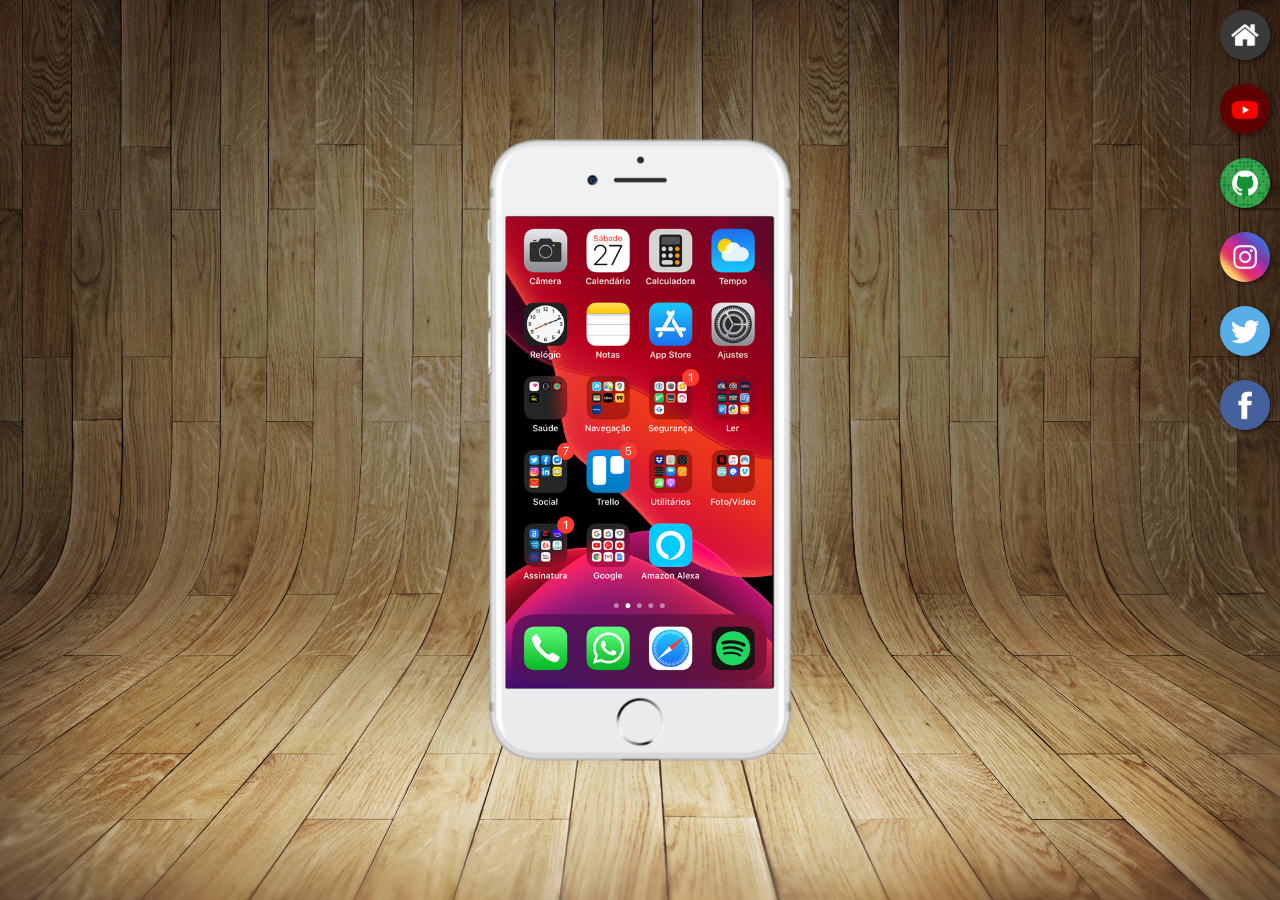
<file: index.html>
<!DOCTYPE html>
<html lang="pt-br">
<head>
    <meta charset="UTF-8">
    <meta name="viewport" content="width=device-width, initial-scale=1.0">
    <title>Projeto Redes Sociais</title>
    <link rel="shortcut icon" href="pacote-d013/pacote-d013/favicon.ico" type="image/x-icon">
    <link rel="stylesheet" href="estilo/style.css">
</head>
<body>
    <main>
        <section id="telefone">
            <iframe src="home.html" name="tela" id="tela" frameborder="0"></iframe>
        </section>
        <section id="redes-sociais">
            <a href="home.html" target="tela"><img src="pacote-d013/pacote-d013/imagens/logo-home.jpg" alt="Home"></a><br>
            <a href="youtube.html" target="tela"><img src="pacote-d013/pacote-d013/imagens/logo-youtube.jpg" alt="Youtube"></a><br>
            <a href="github.html" target="tela"><img src="pacote-d013/pacote-d013/imagens/logo-github.jpg" alt="GitHub"></a><br>
            <a href="instagram.html" target="tela"><img src="pacote-d013/pacote-d013/imagens/logo-instagram.jpg" alt="Instagram"></a><br>
            <a href="x.html" target="tela"><img src="pacote-d013/pacote-d013/imagens/logo-twitter.jpg" alt="X"></a><br>
            <a href="face.html" target="tela"><img src="pacote-d013/pacote-d013/imagens/logo-facebook.jpg" alt="Facebook"></a>
        </section>
    </main>
</body>
</html>
</file>
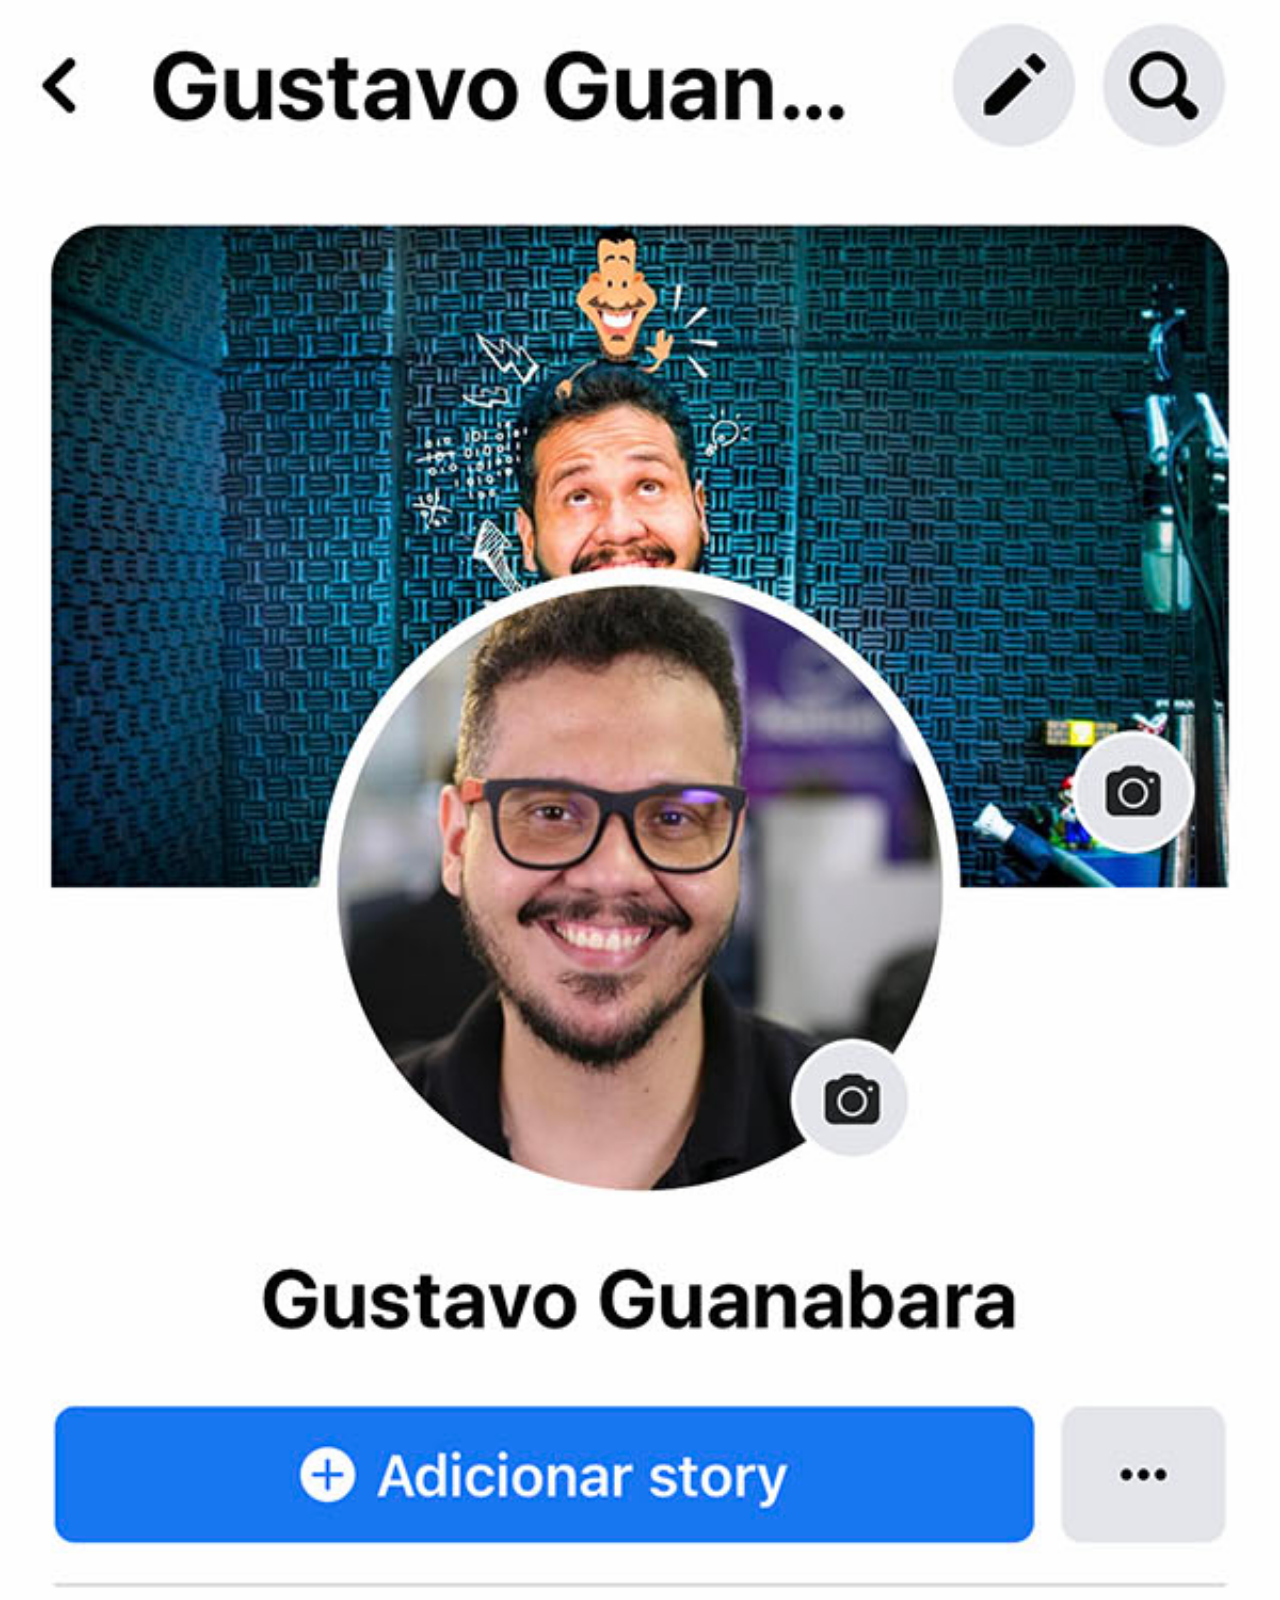
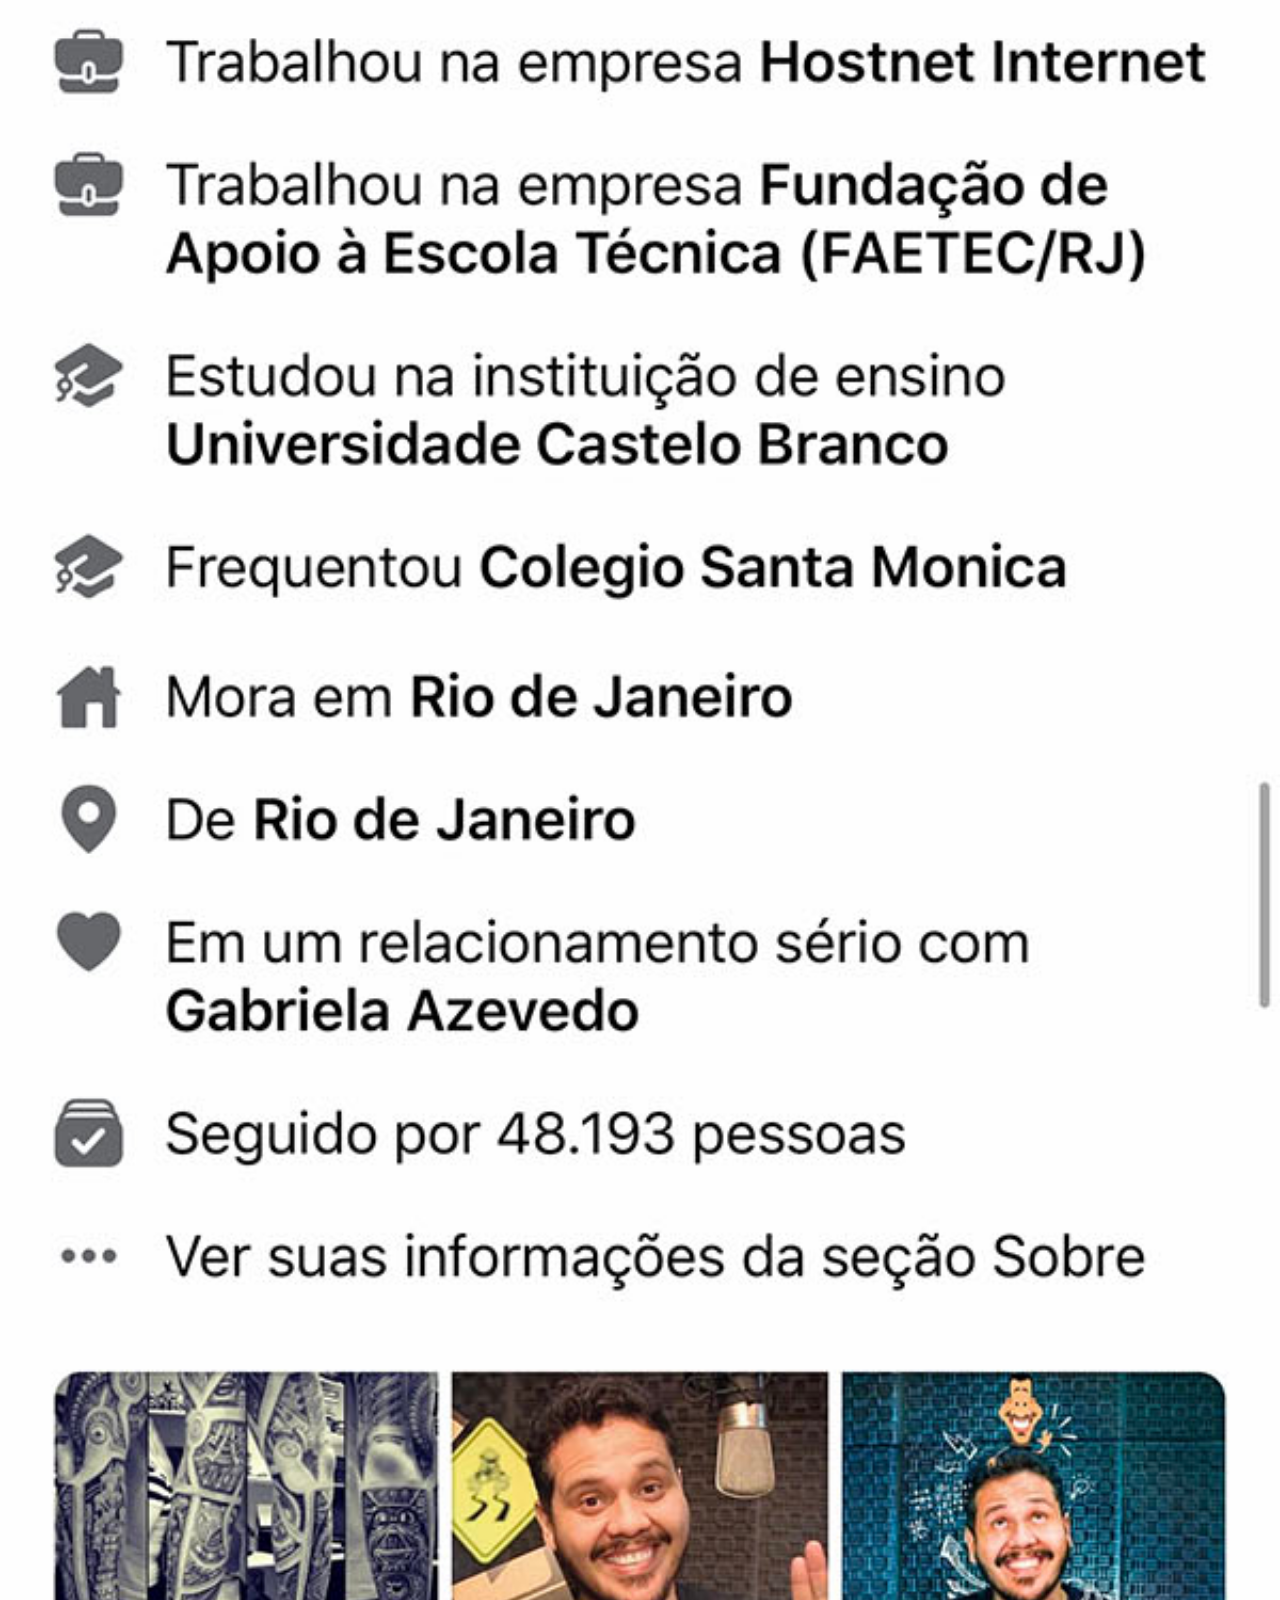
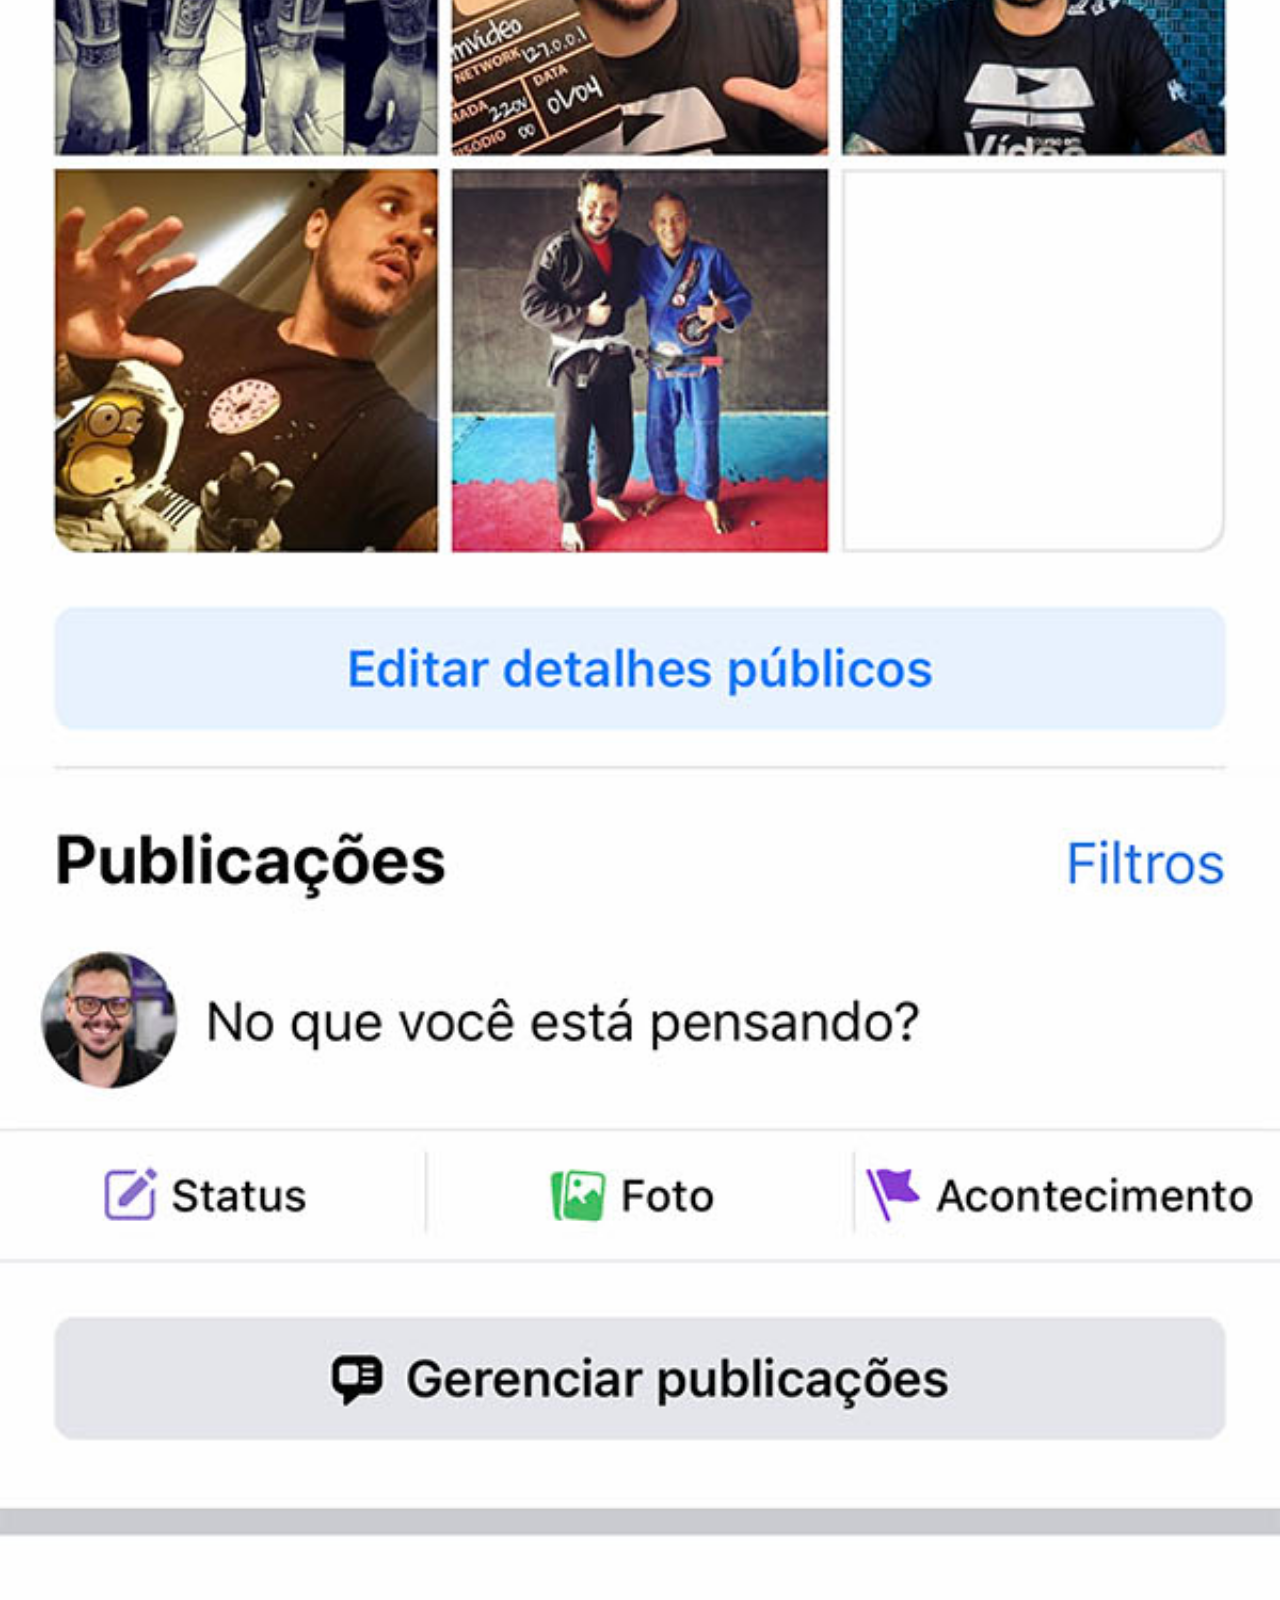
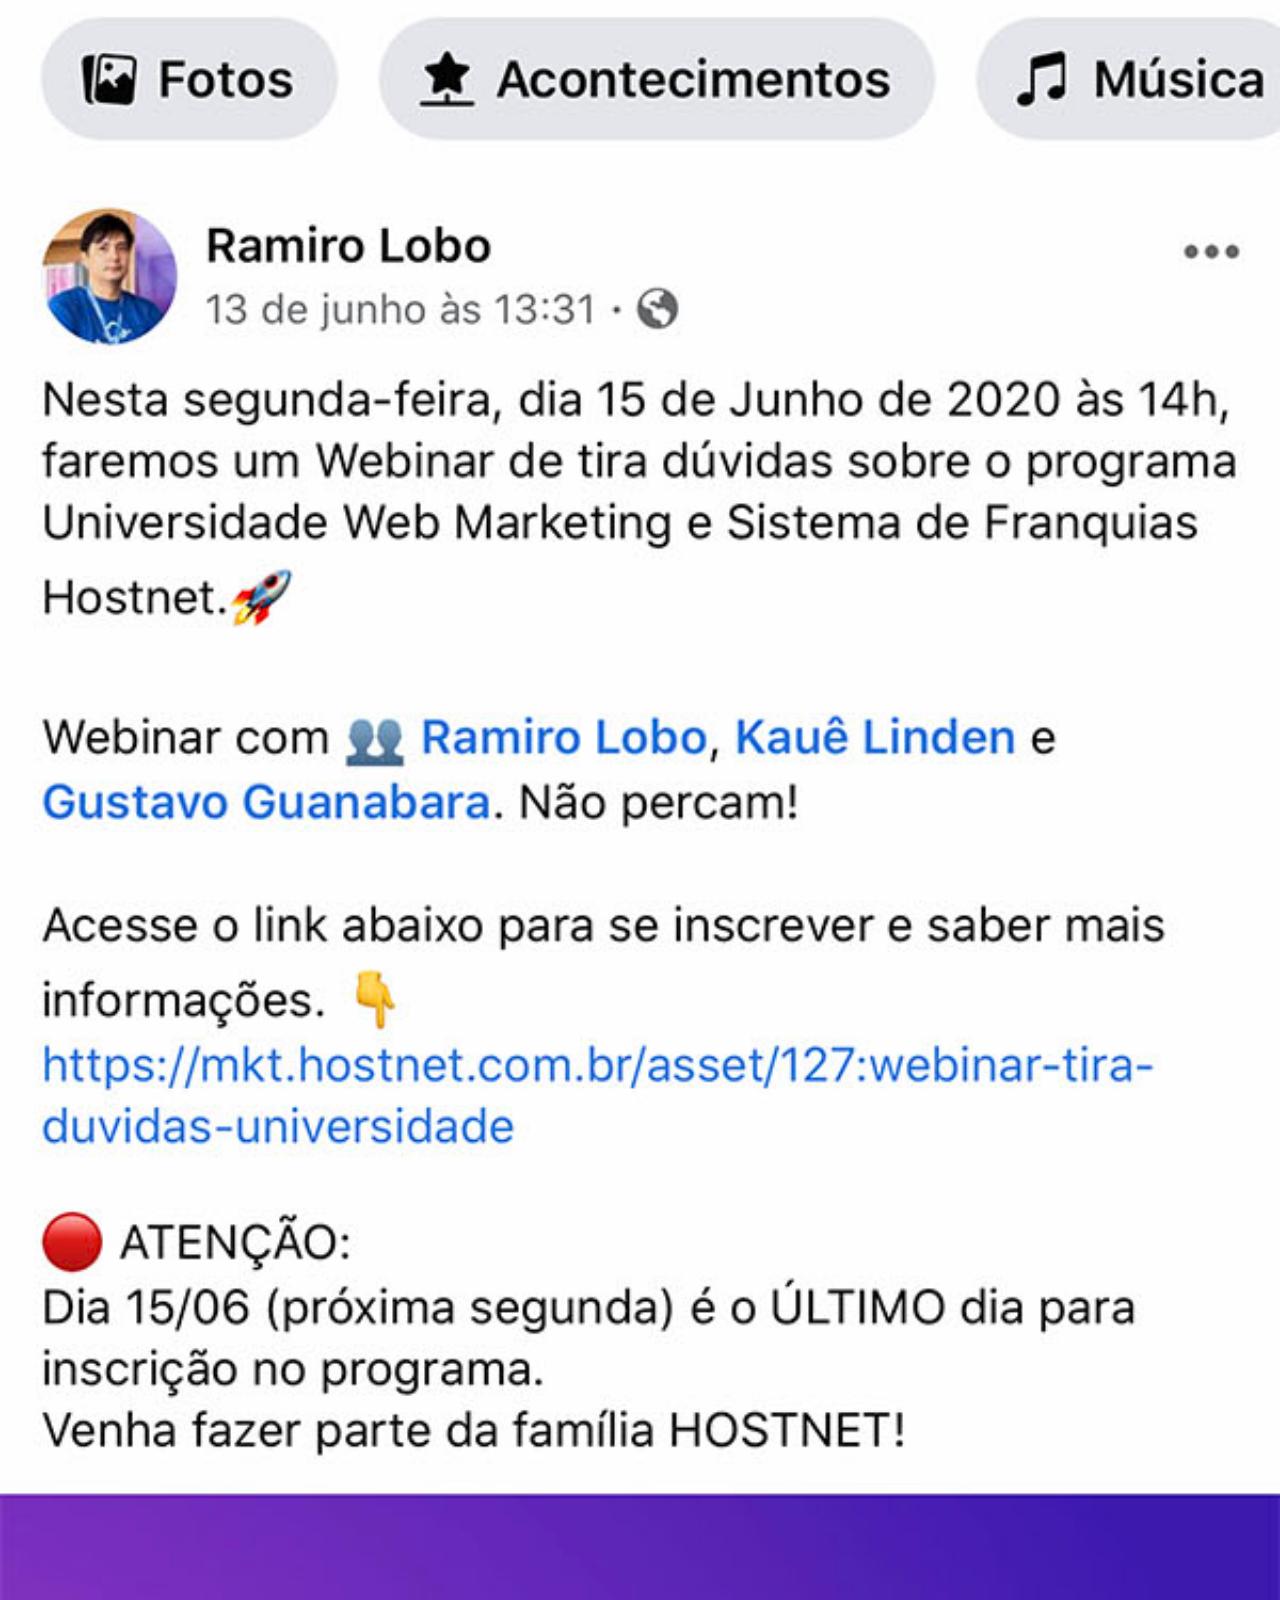
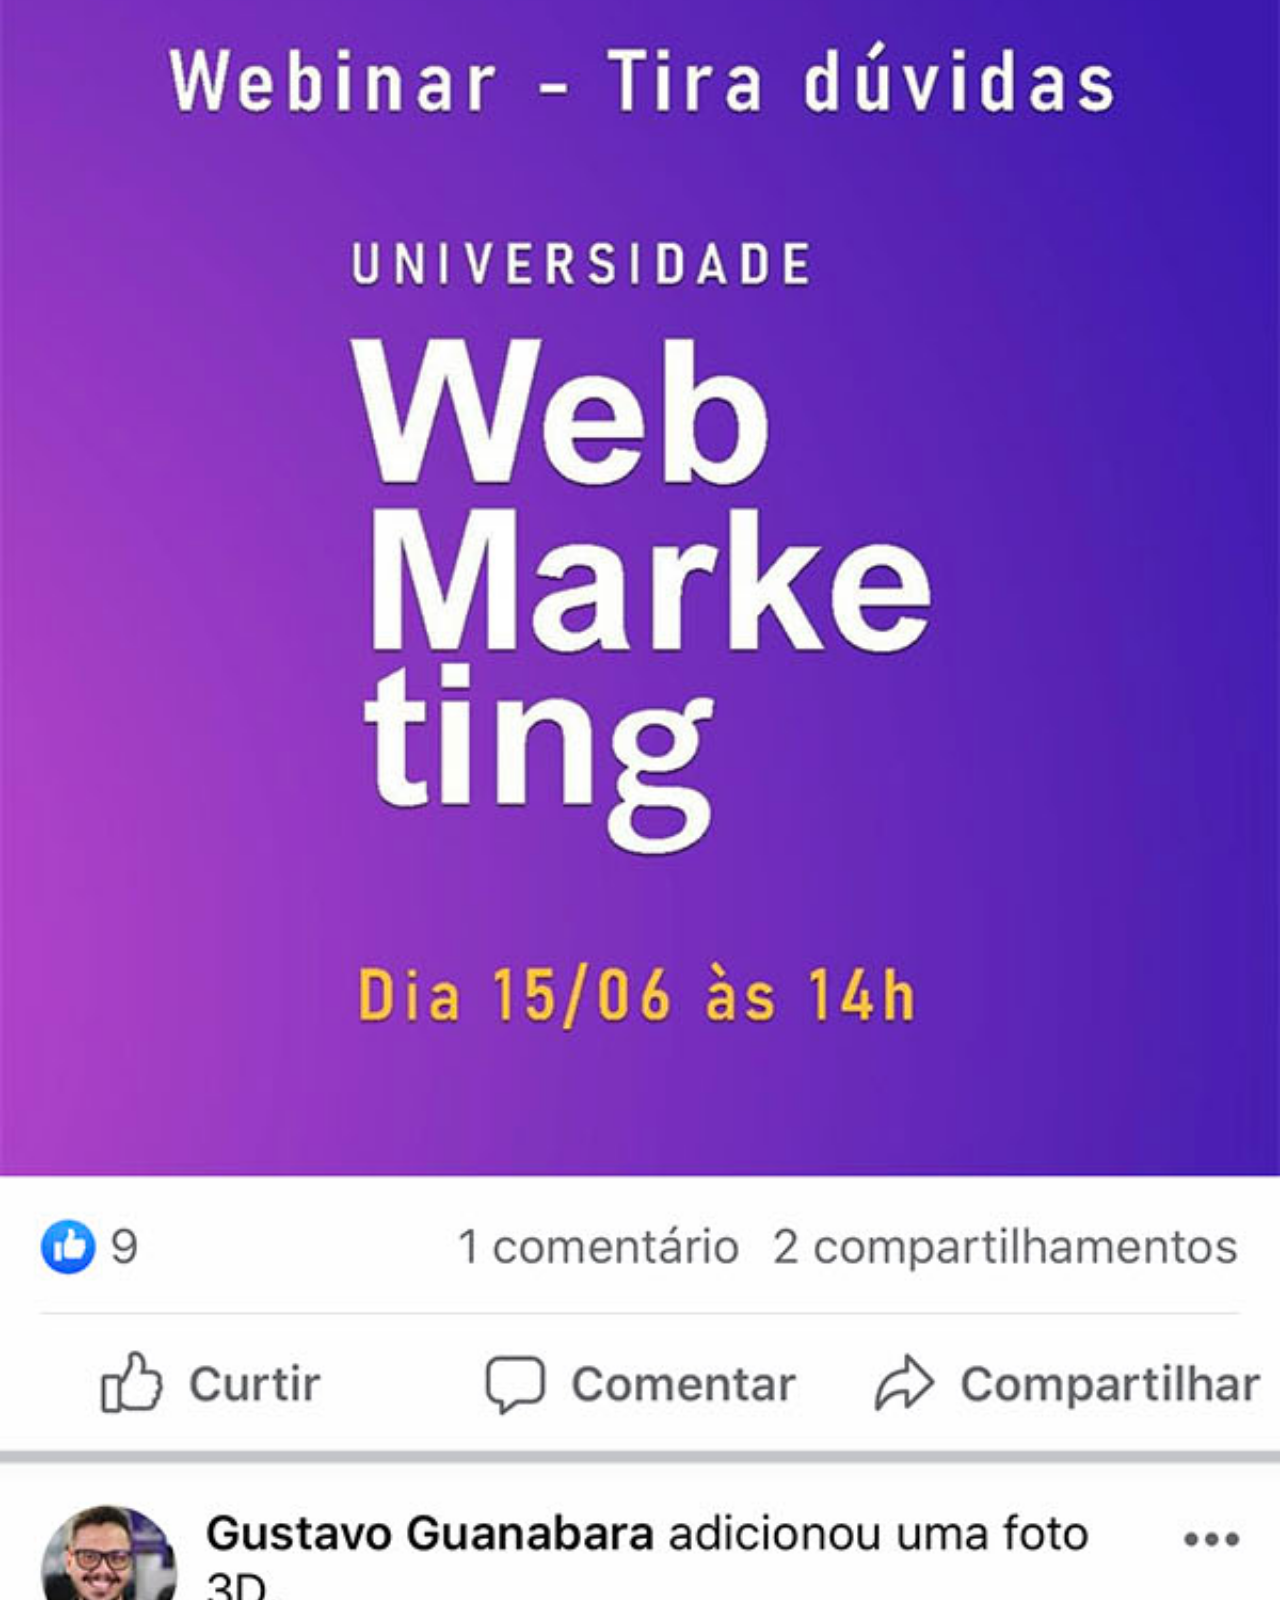
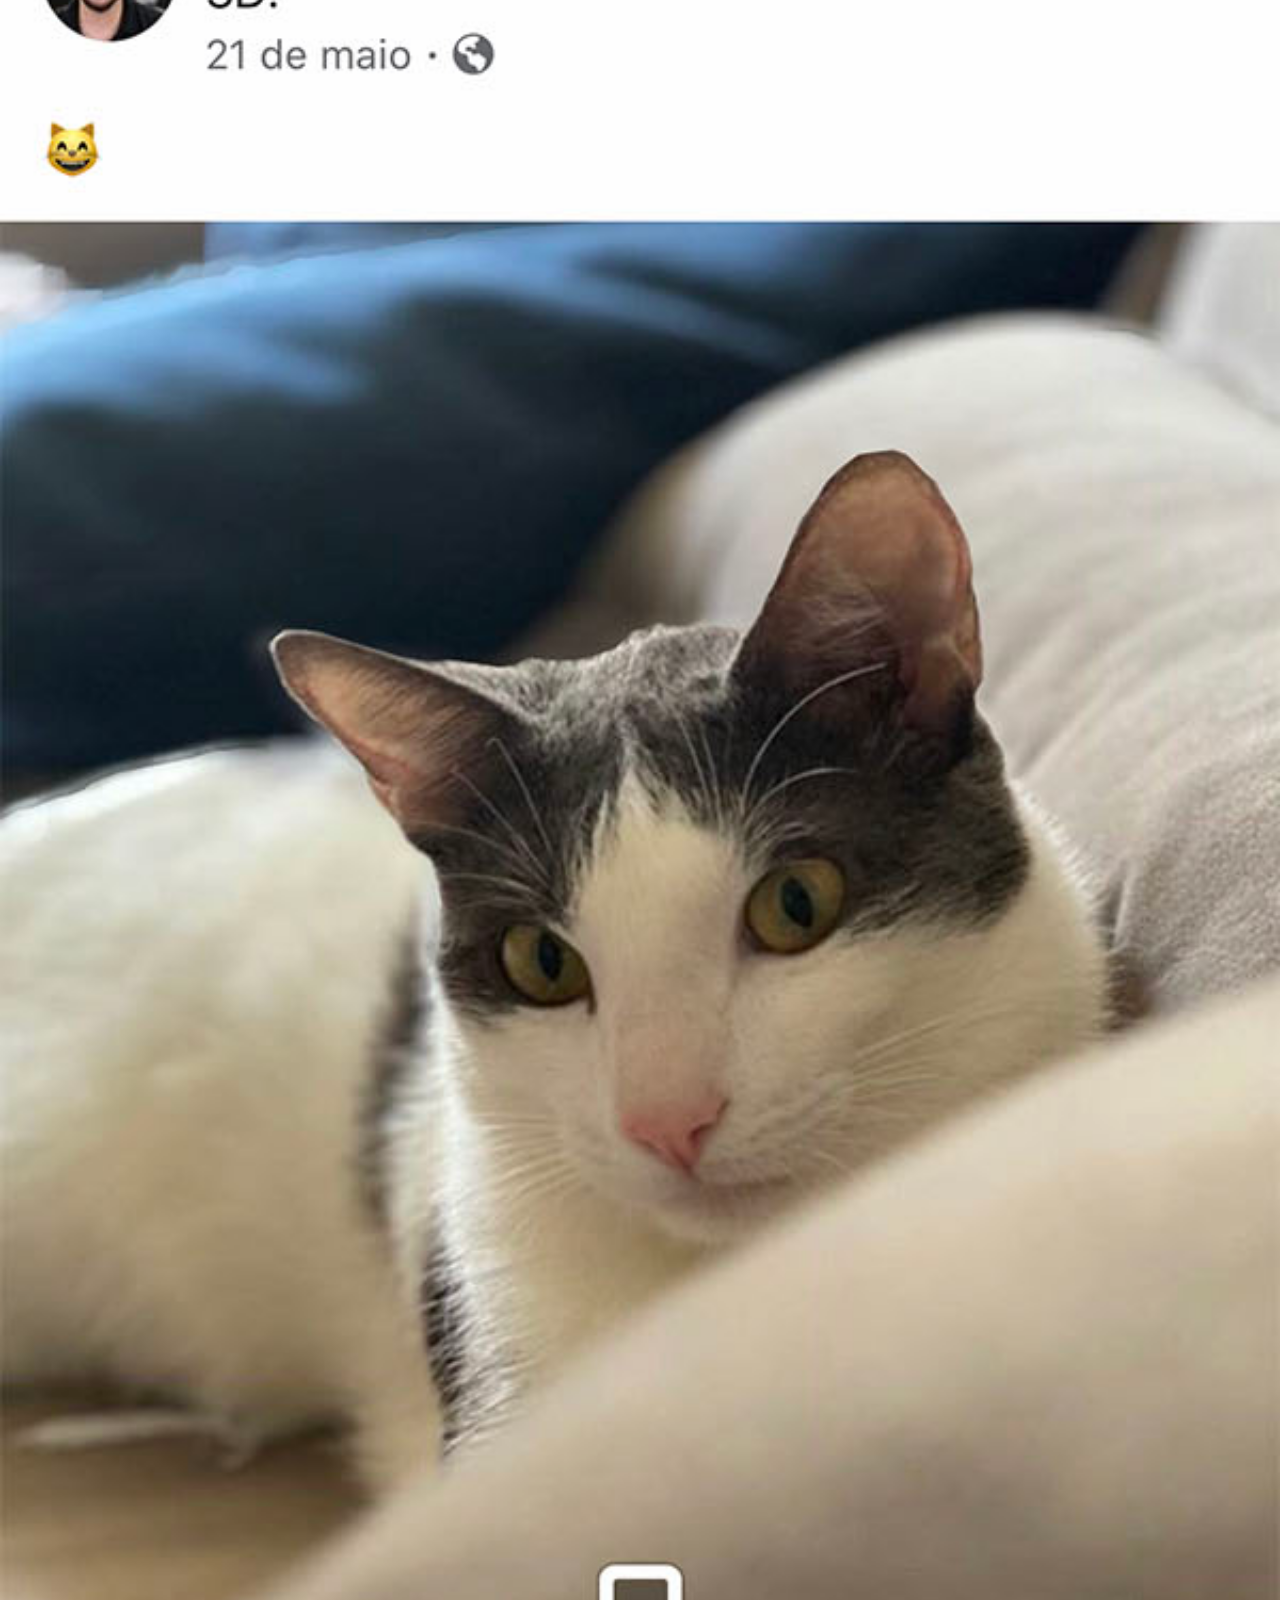
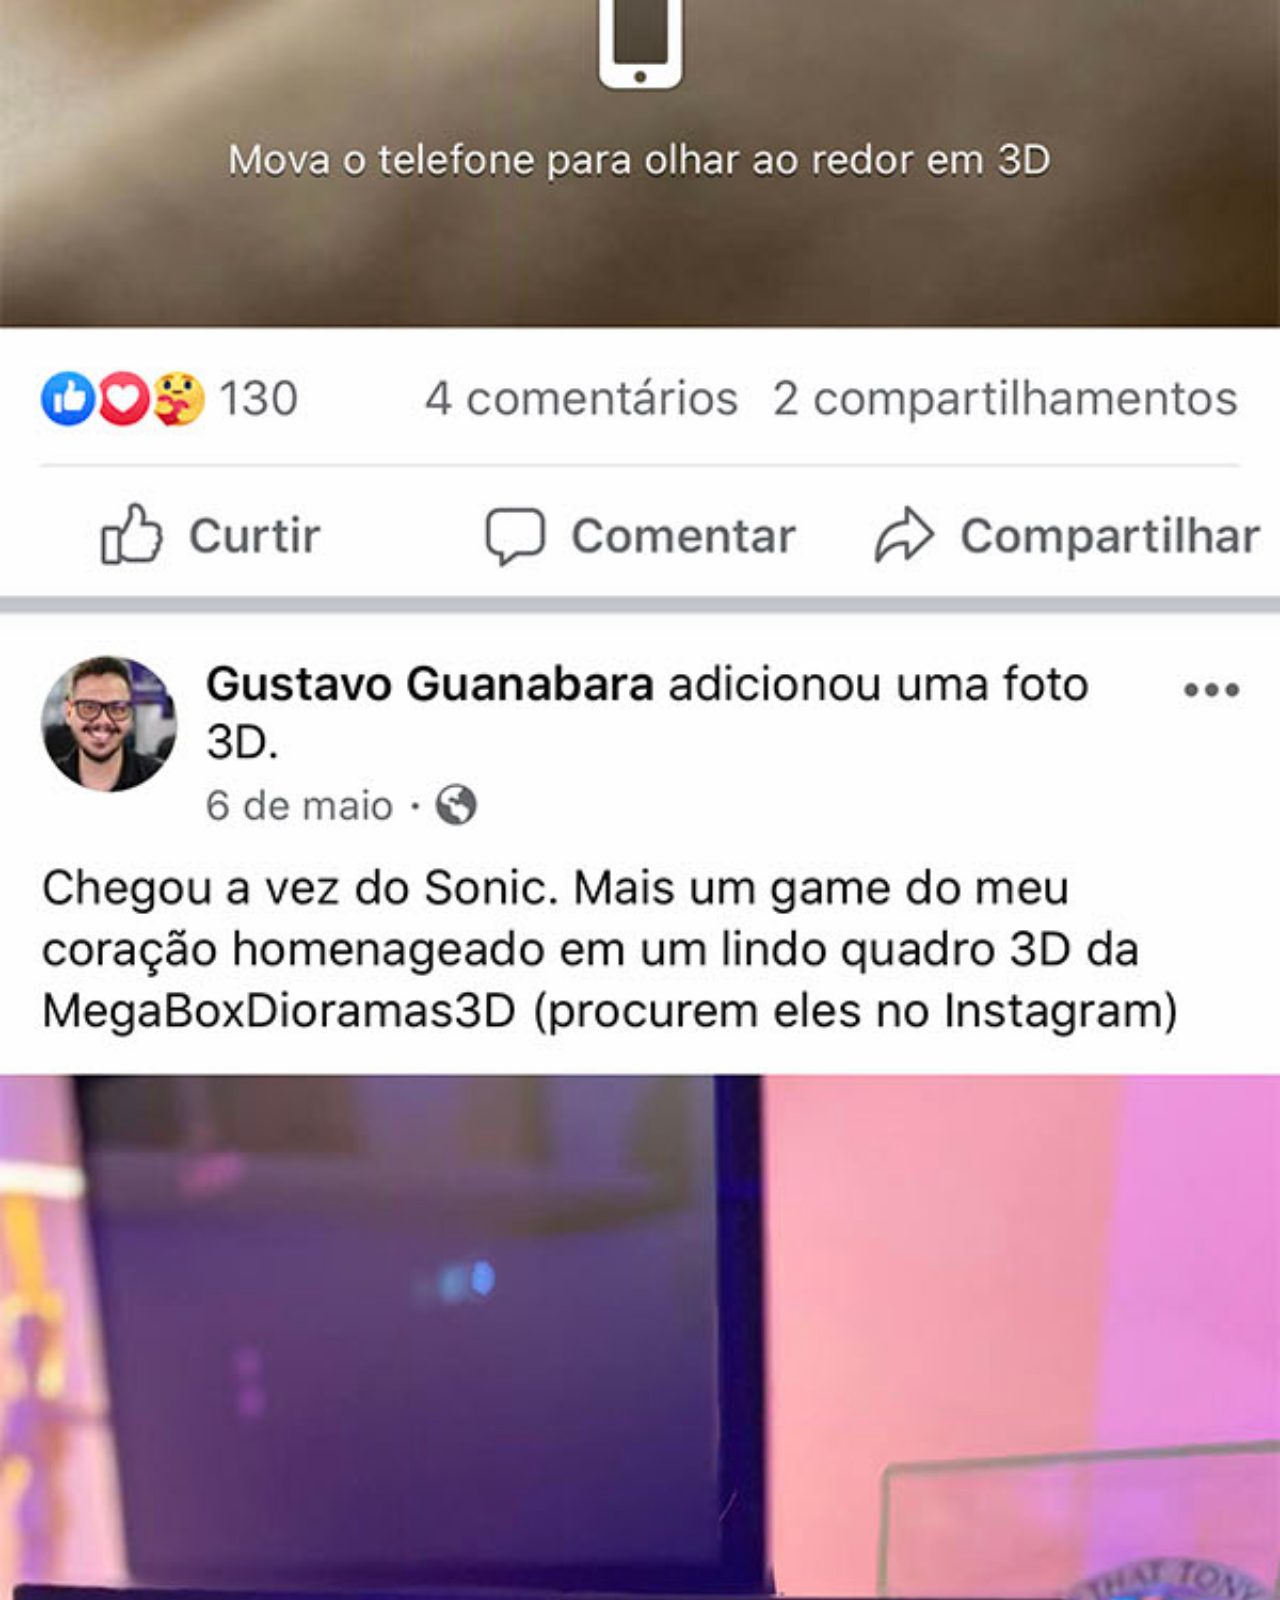
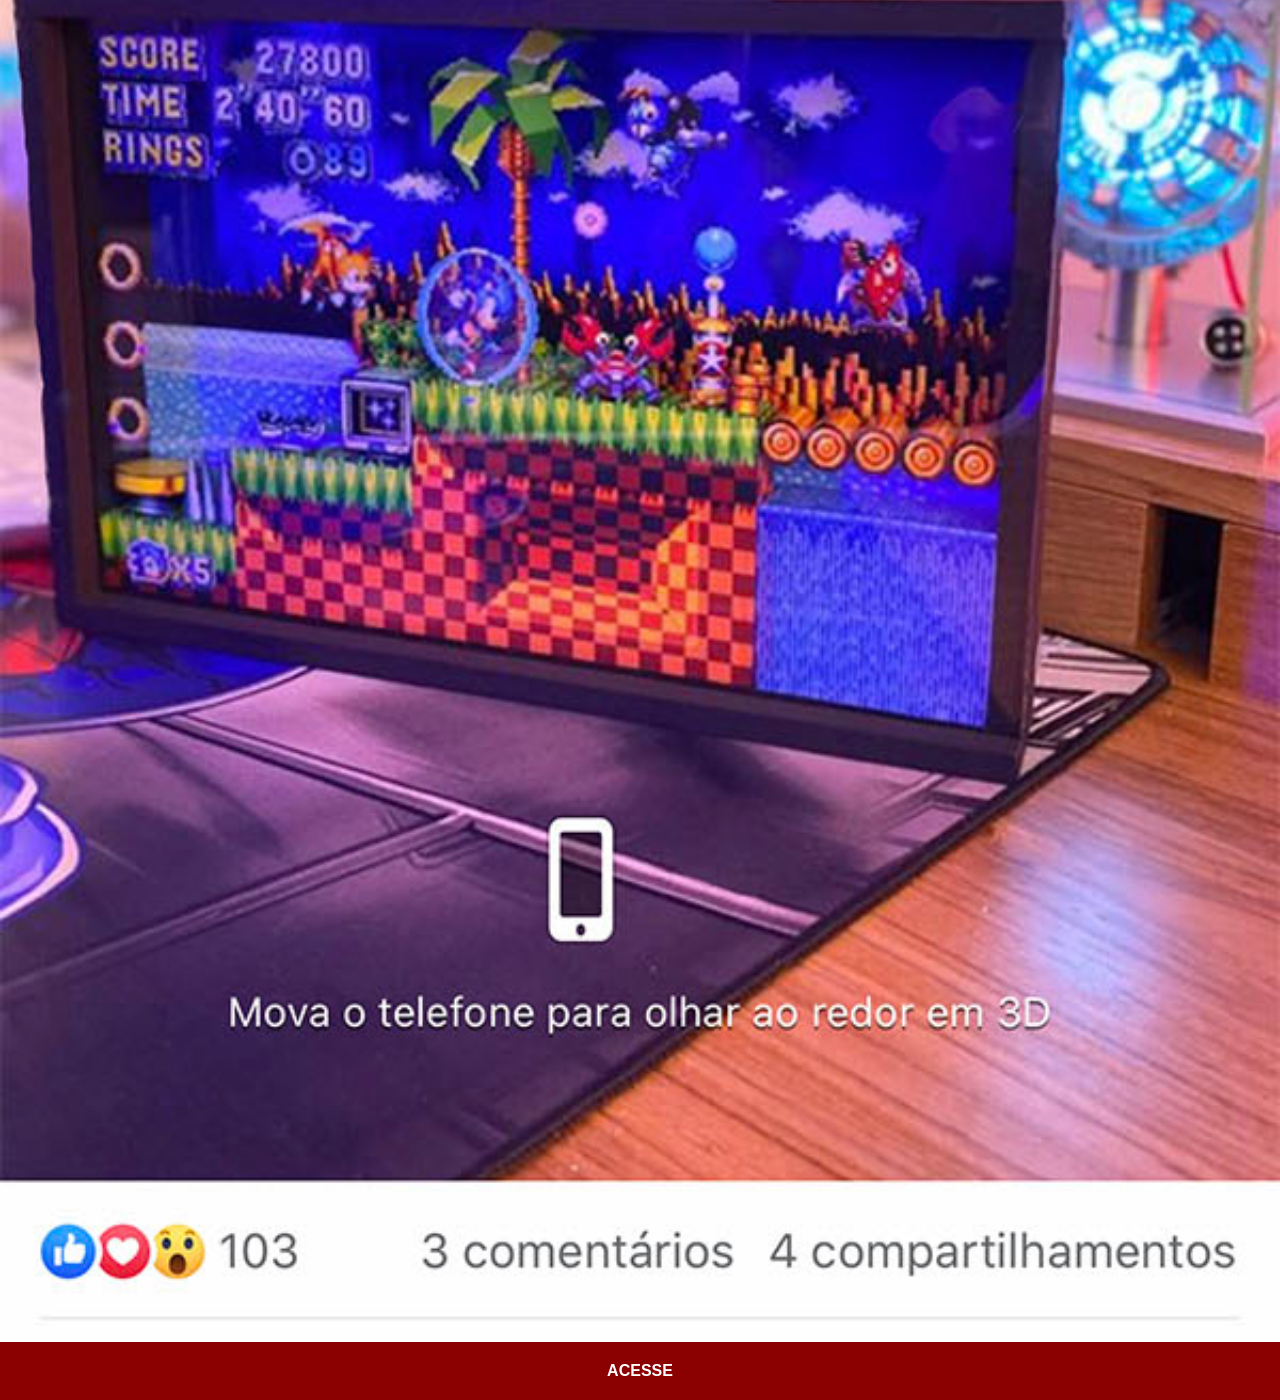
<file: face.html>
<!DOCTYPE html>
<html lang="pt-br">
<head>
    <meta charset="UTF-8">
    <meta name="viewport" content="width=device-width, initial-scale=1.0">
    <title>Facebook</title>
   <link rel="stylesheet" href="estilo/social.css">
</head>
<body>
    <img src="pacote-d013/pacote-d013/imagens/tela-facebook.jpg" alt="Facebook">
    <a href="https://www.facebook.com/gustavoguanabara/" target="_blank">ACESSE</a>
</body>
</html>
</file>
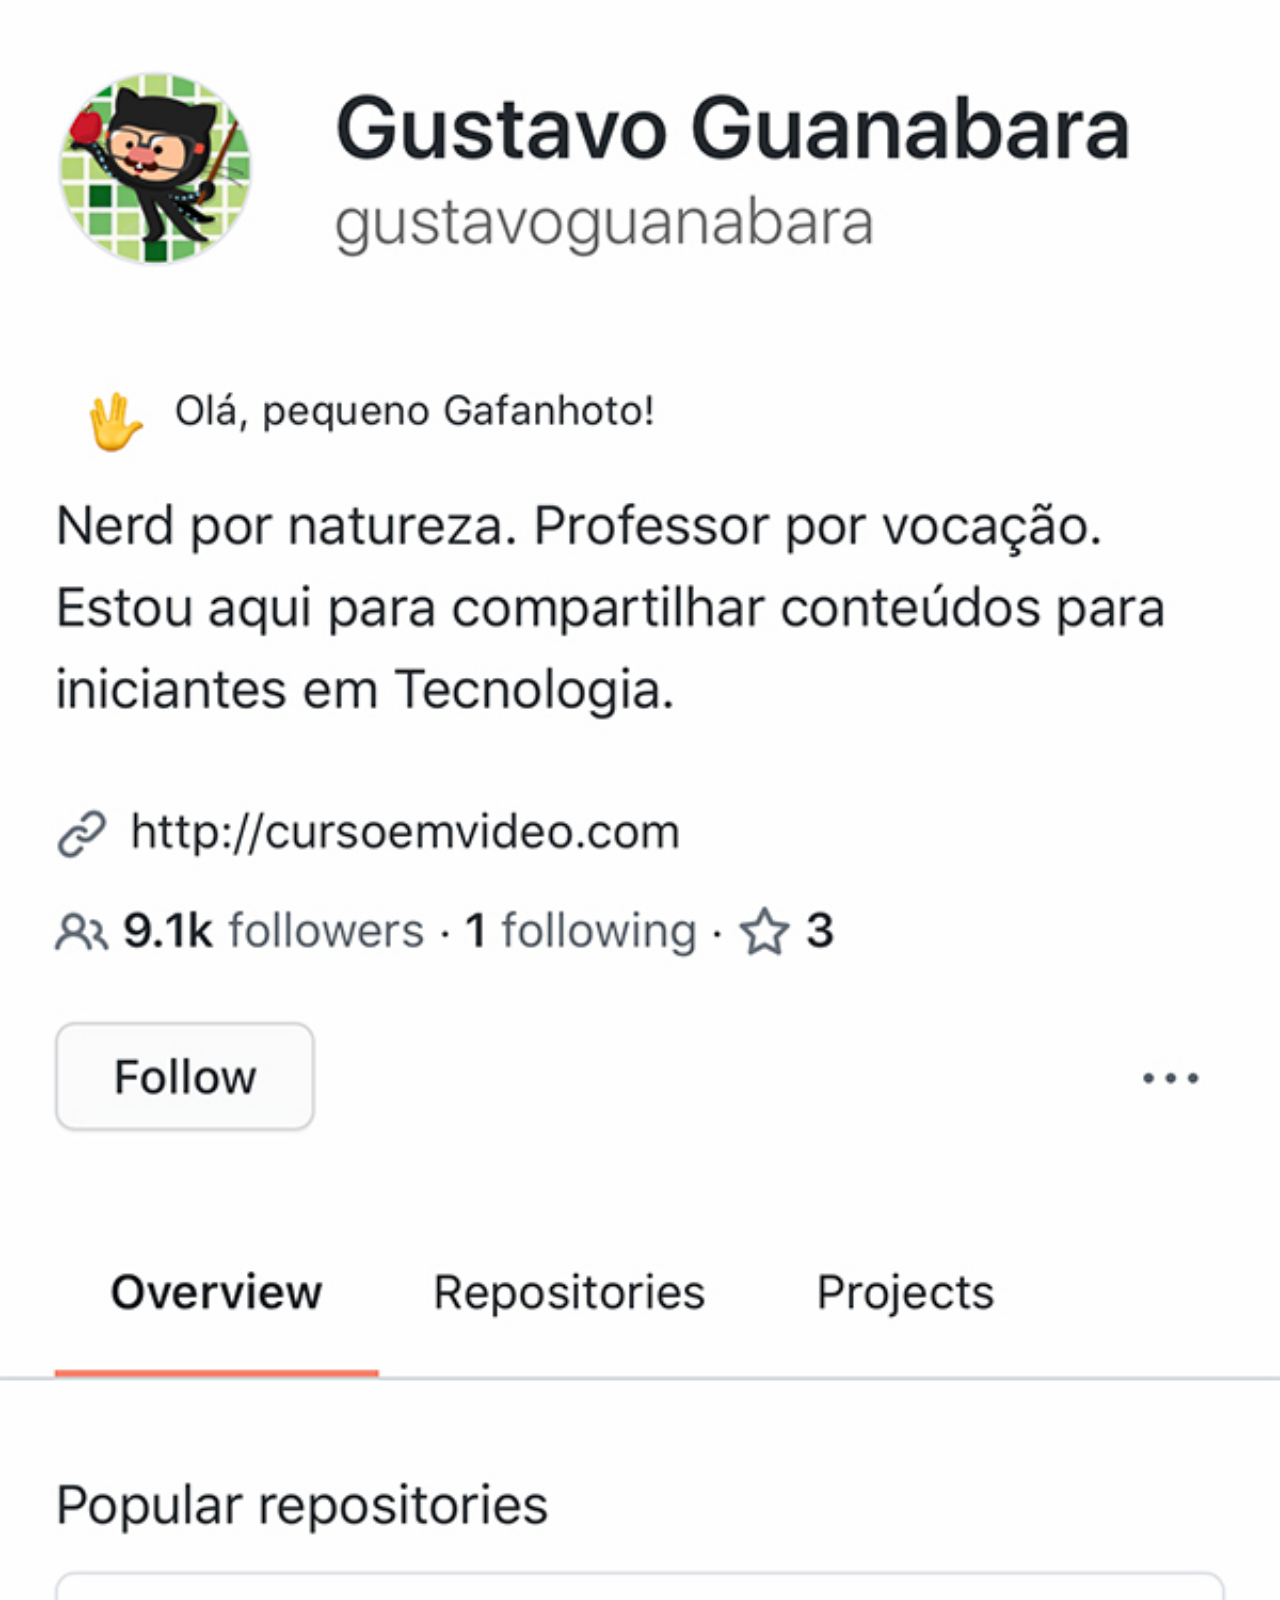
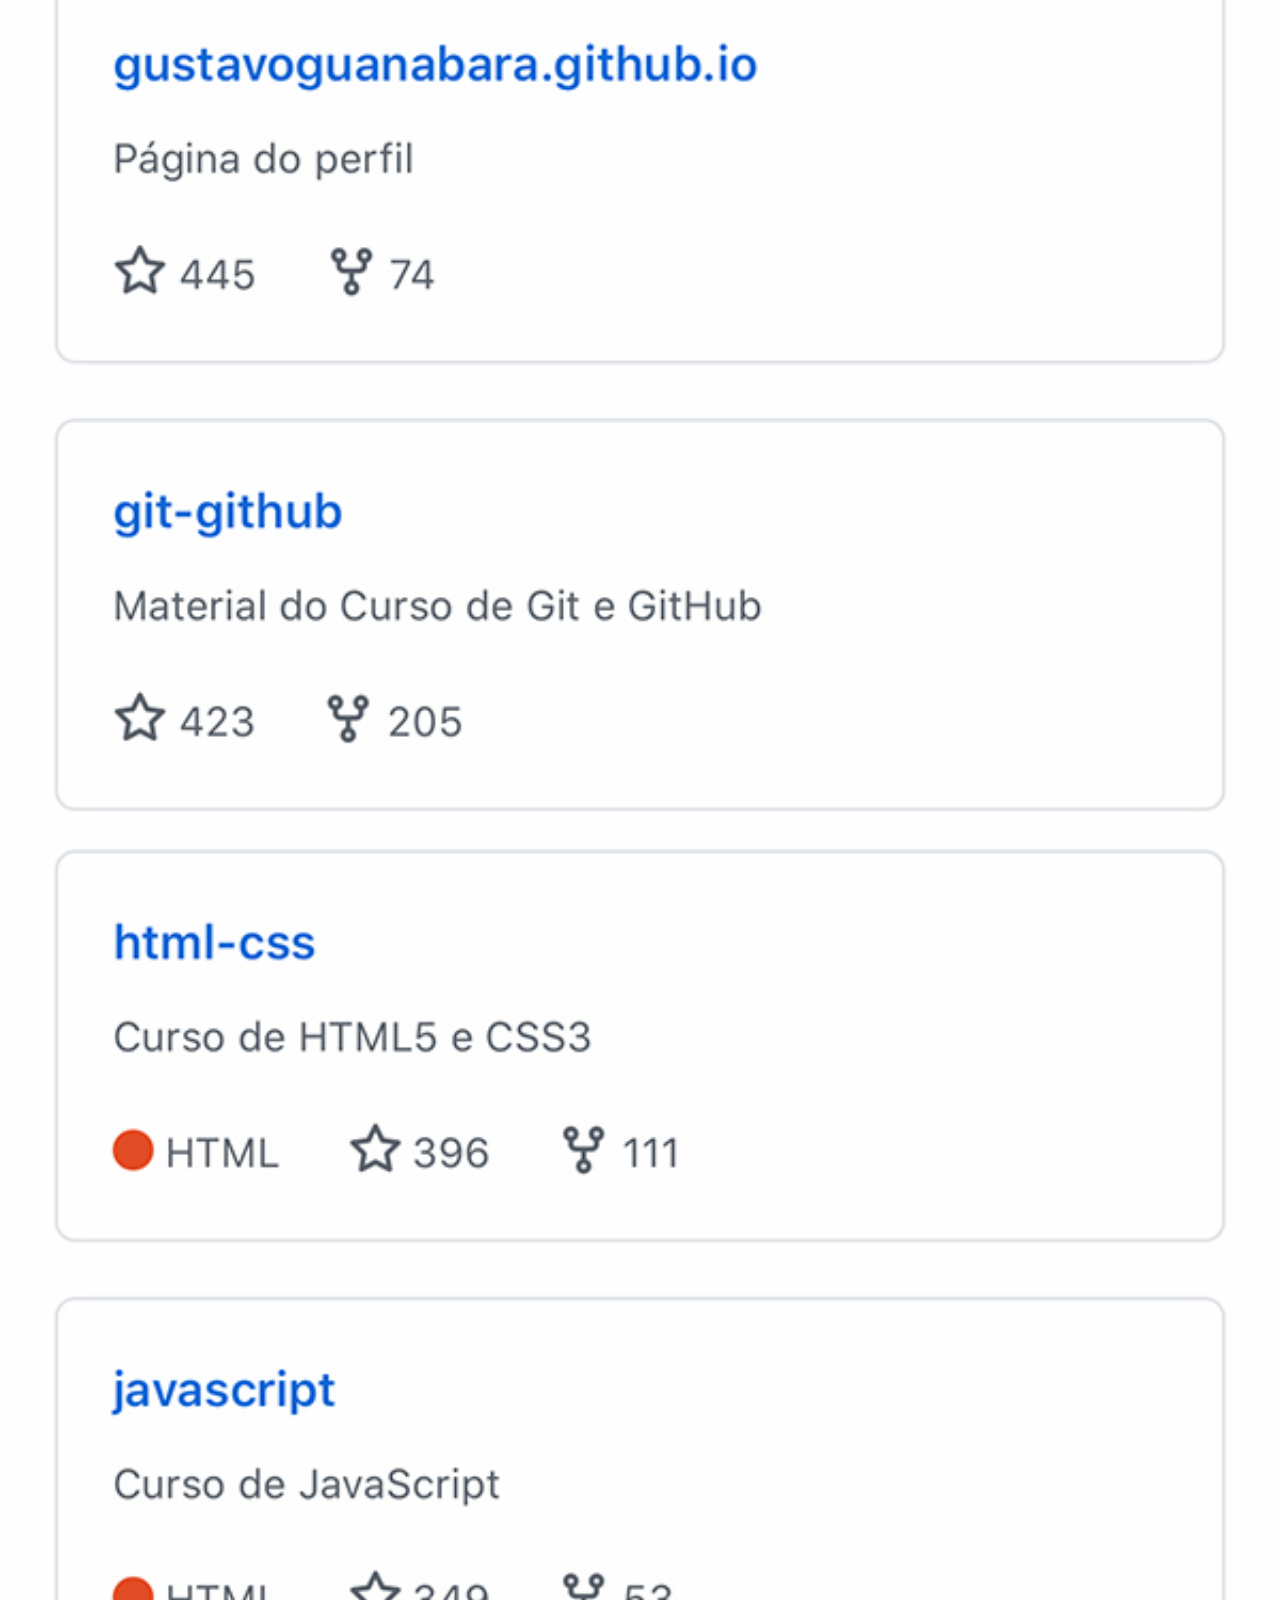
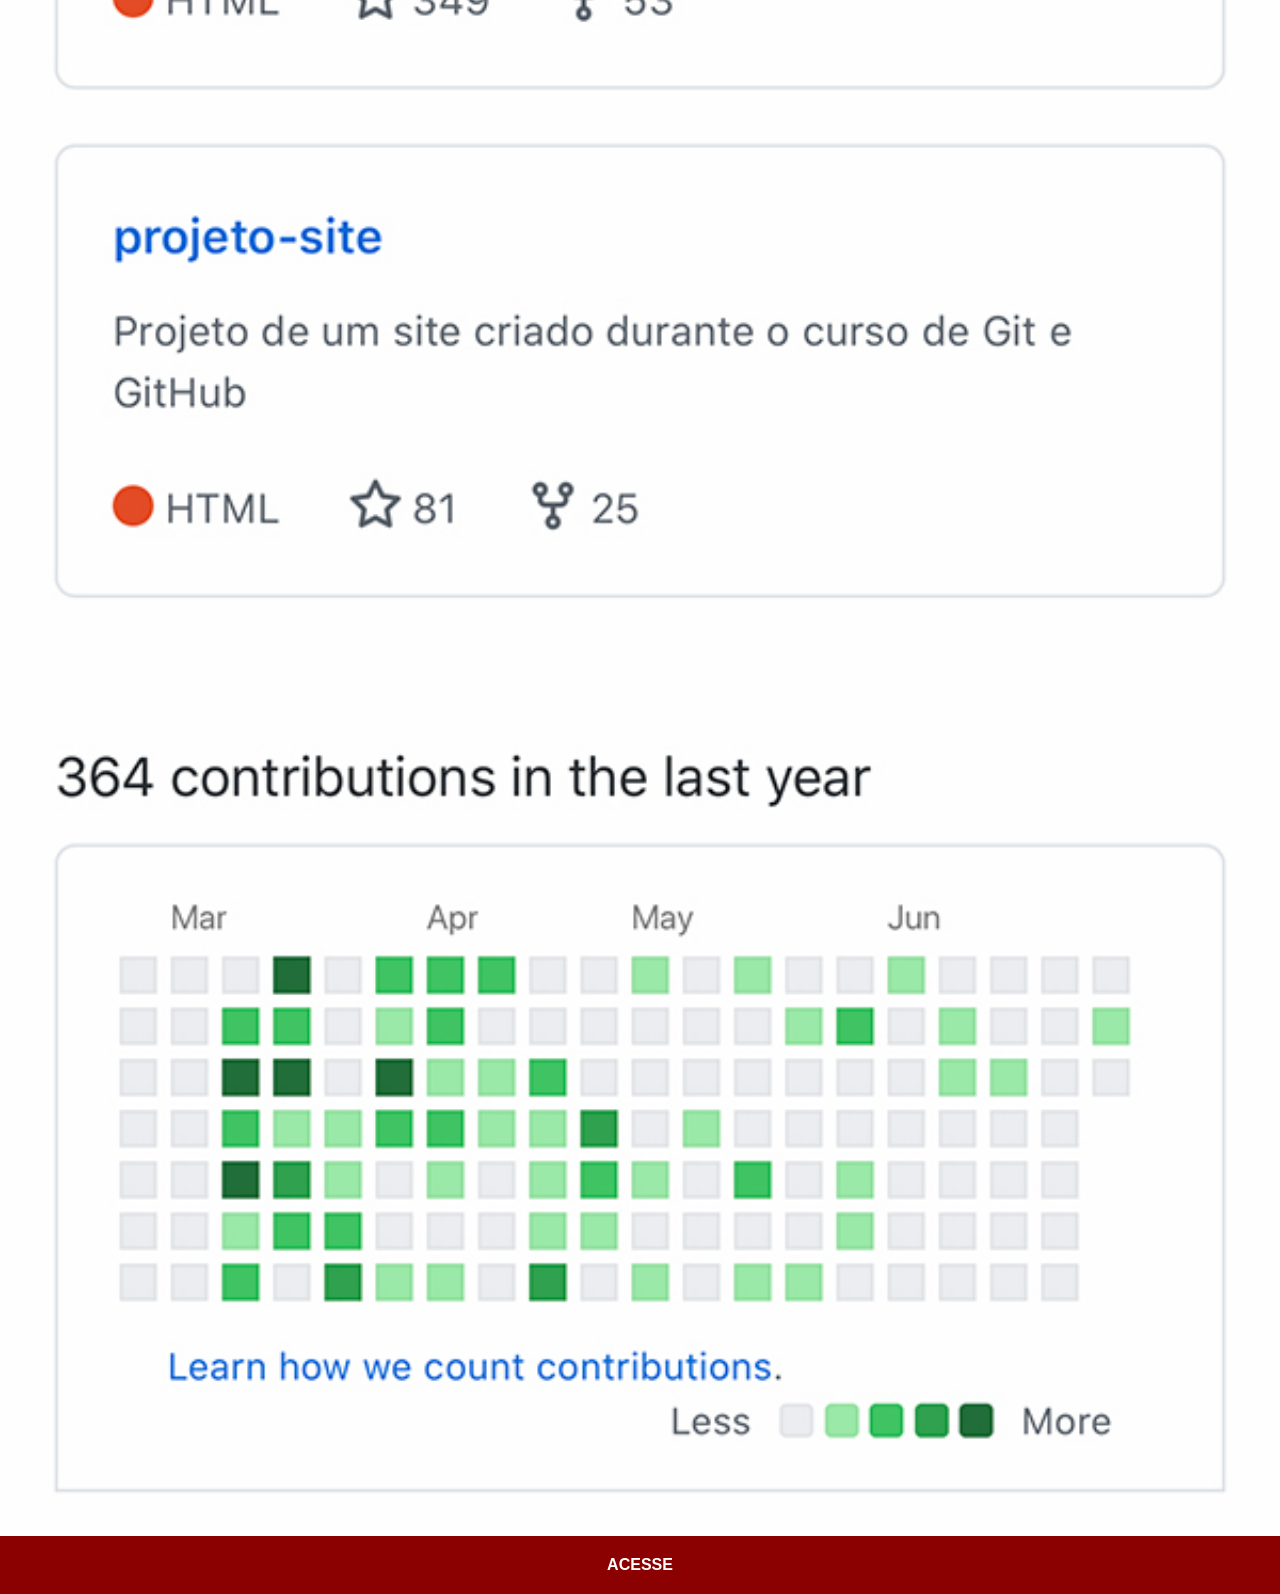
<file: github.html>
<!DOCTYPE html>
<html lang="pt-br">
<head>
    <meta charset="UTF-8">
    <meta name="viewport" content="width=device-width, initial-scale=1.0">
    <title>GitHub</title>
    <link rel="stylesheet" href="estilo/social.css">
</head>
<body>
    <img src="pacote-d013/pacote-d013/imagens/tela-github.jpg" alt="GitHub">
    <a href="https://github.com/gustavoguanabara" target="_blank">ACESSE</a>
</body>
</html>
</file>
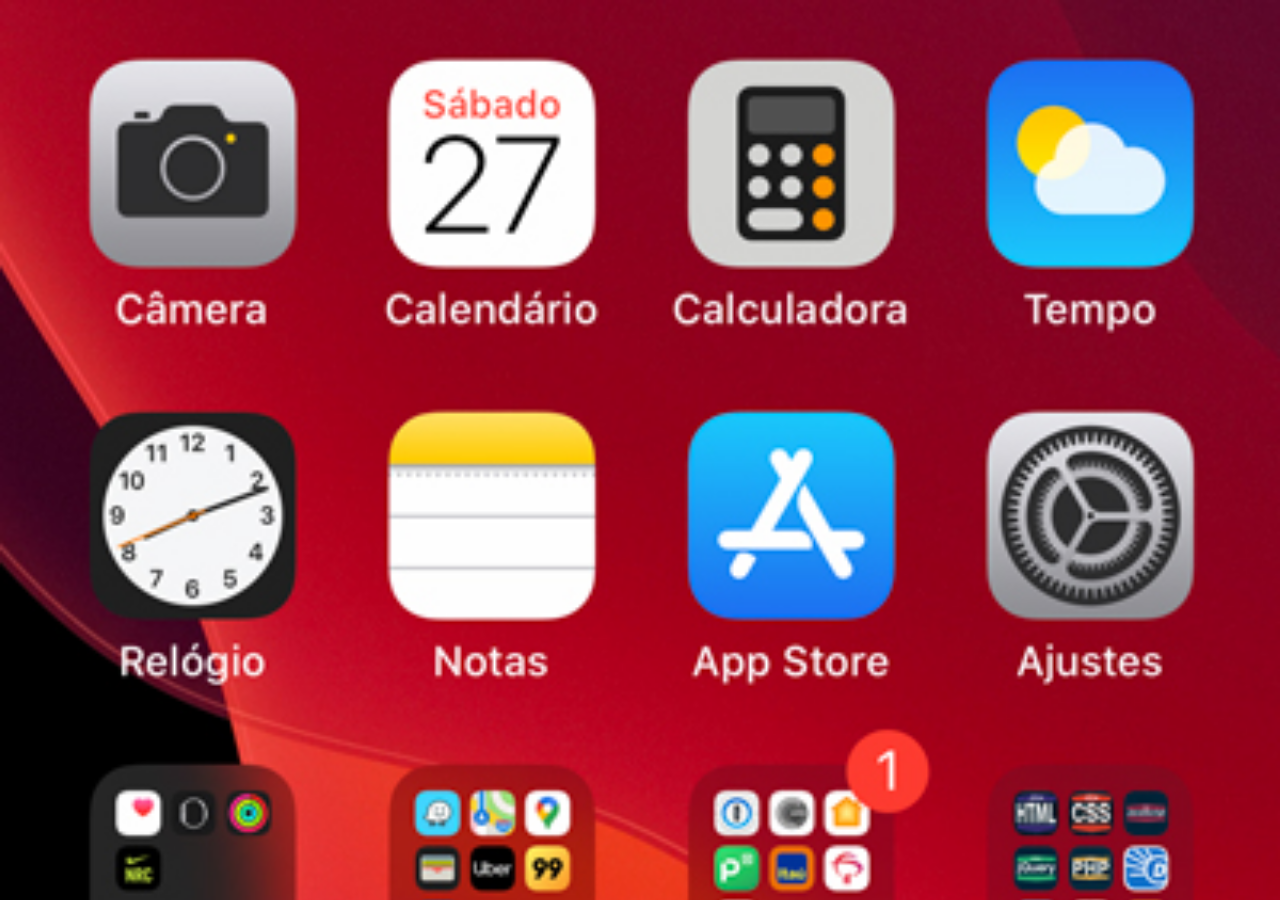
<file: home.html>
<!DOCTYPE html>
<html lang="pt-br">
<head>
    <meta charset="UTF-8">
    <meta name="viewport" content="width=device-width, initial-scale=1.0">
    <title>Home</title>
    <style>
    *{
        margin: 0px;
        padding: 0px;
    }
    body{
        height: 100vh;
        width: 100vw;
        background: black url("pacote-d013/pacote-d013/imagens/tela-home.jpg") no-repeat 
        top center;
        background-size: cover;
    }
    </style>
</head>
<body>
    
</body>
</html>
</file>
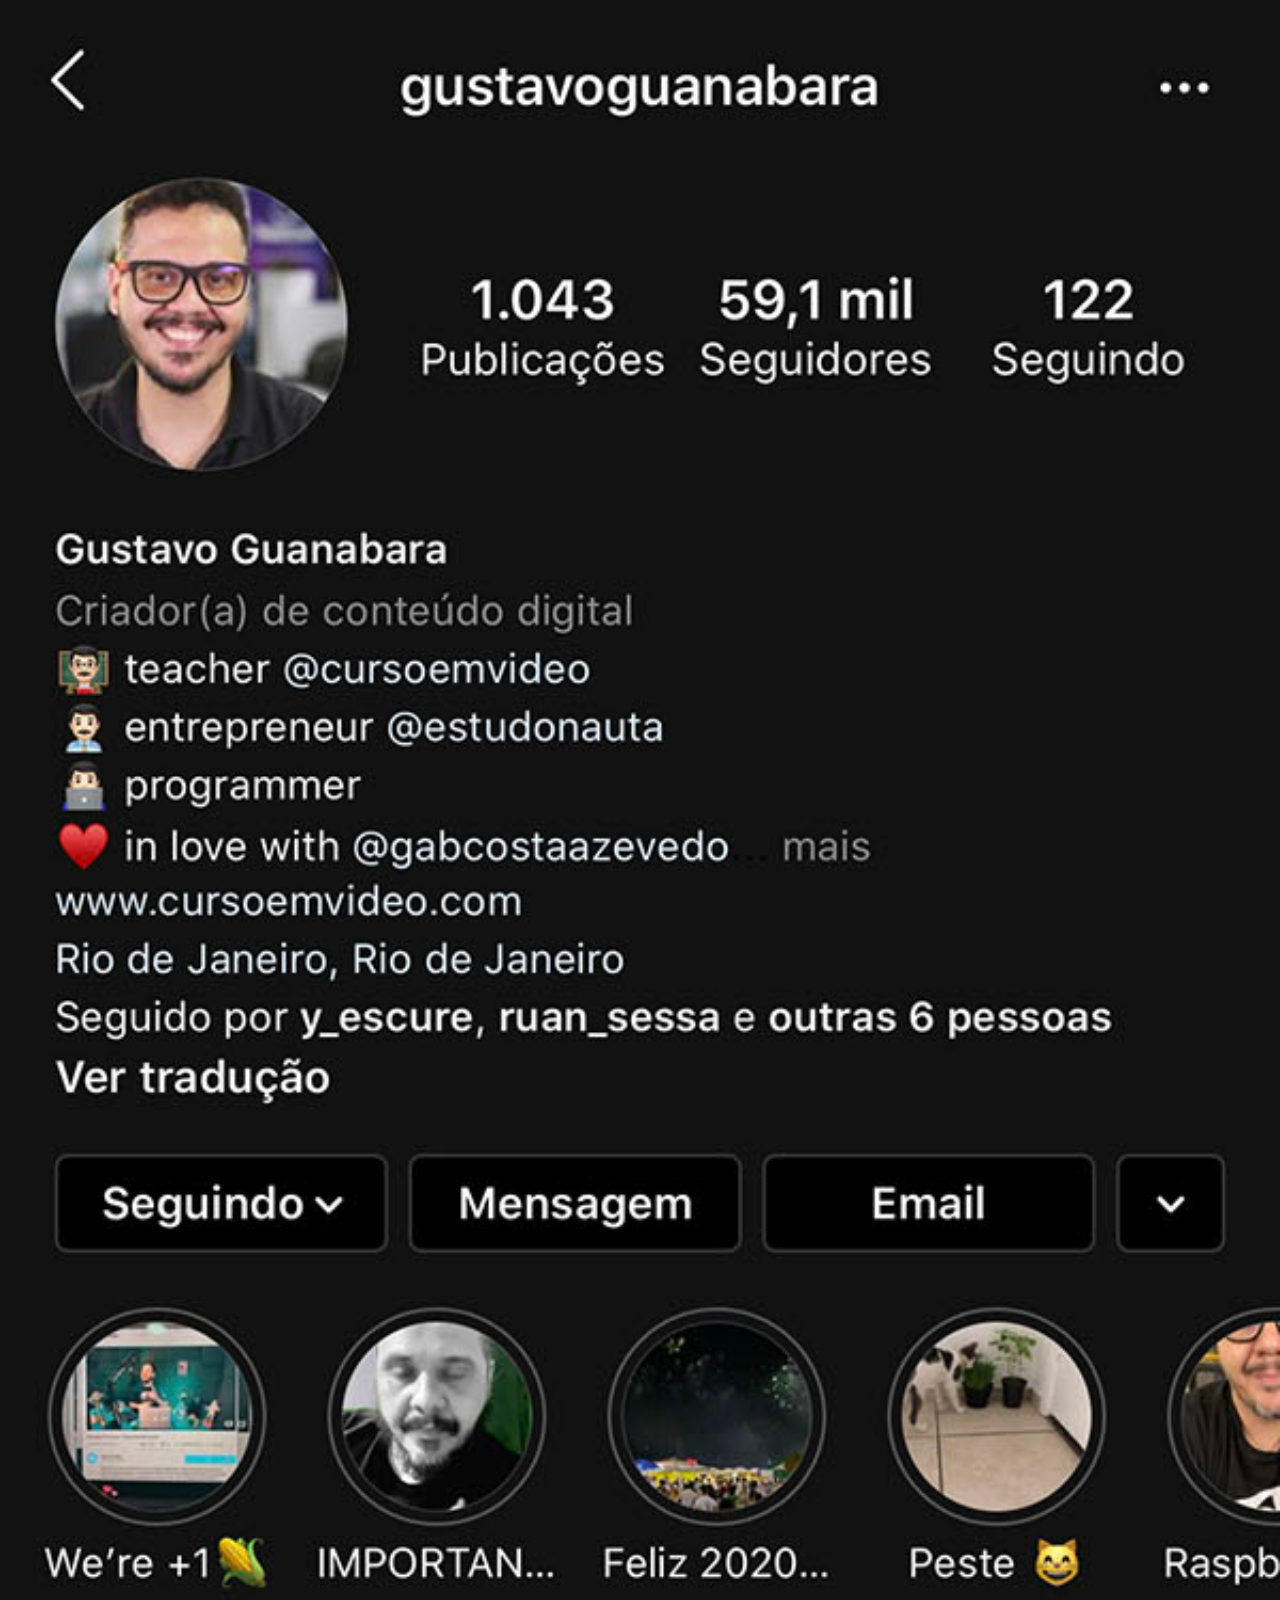
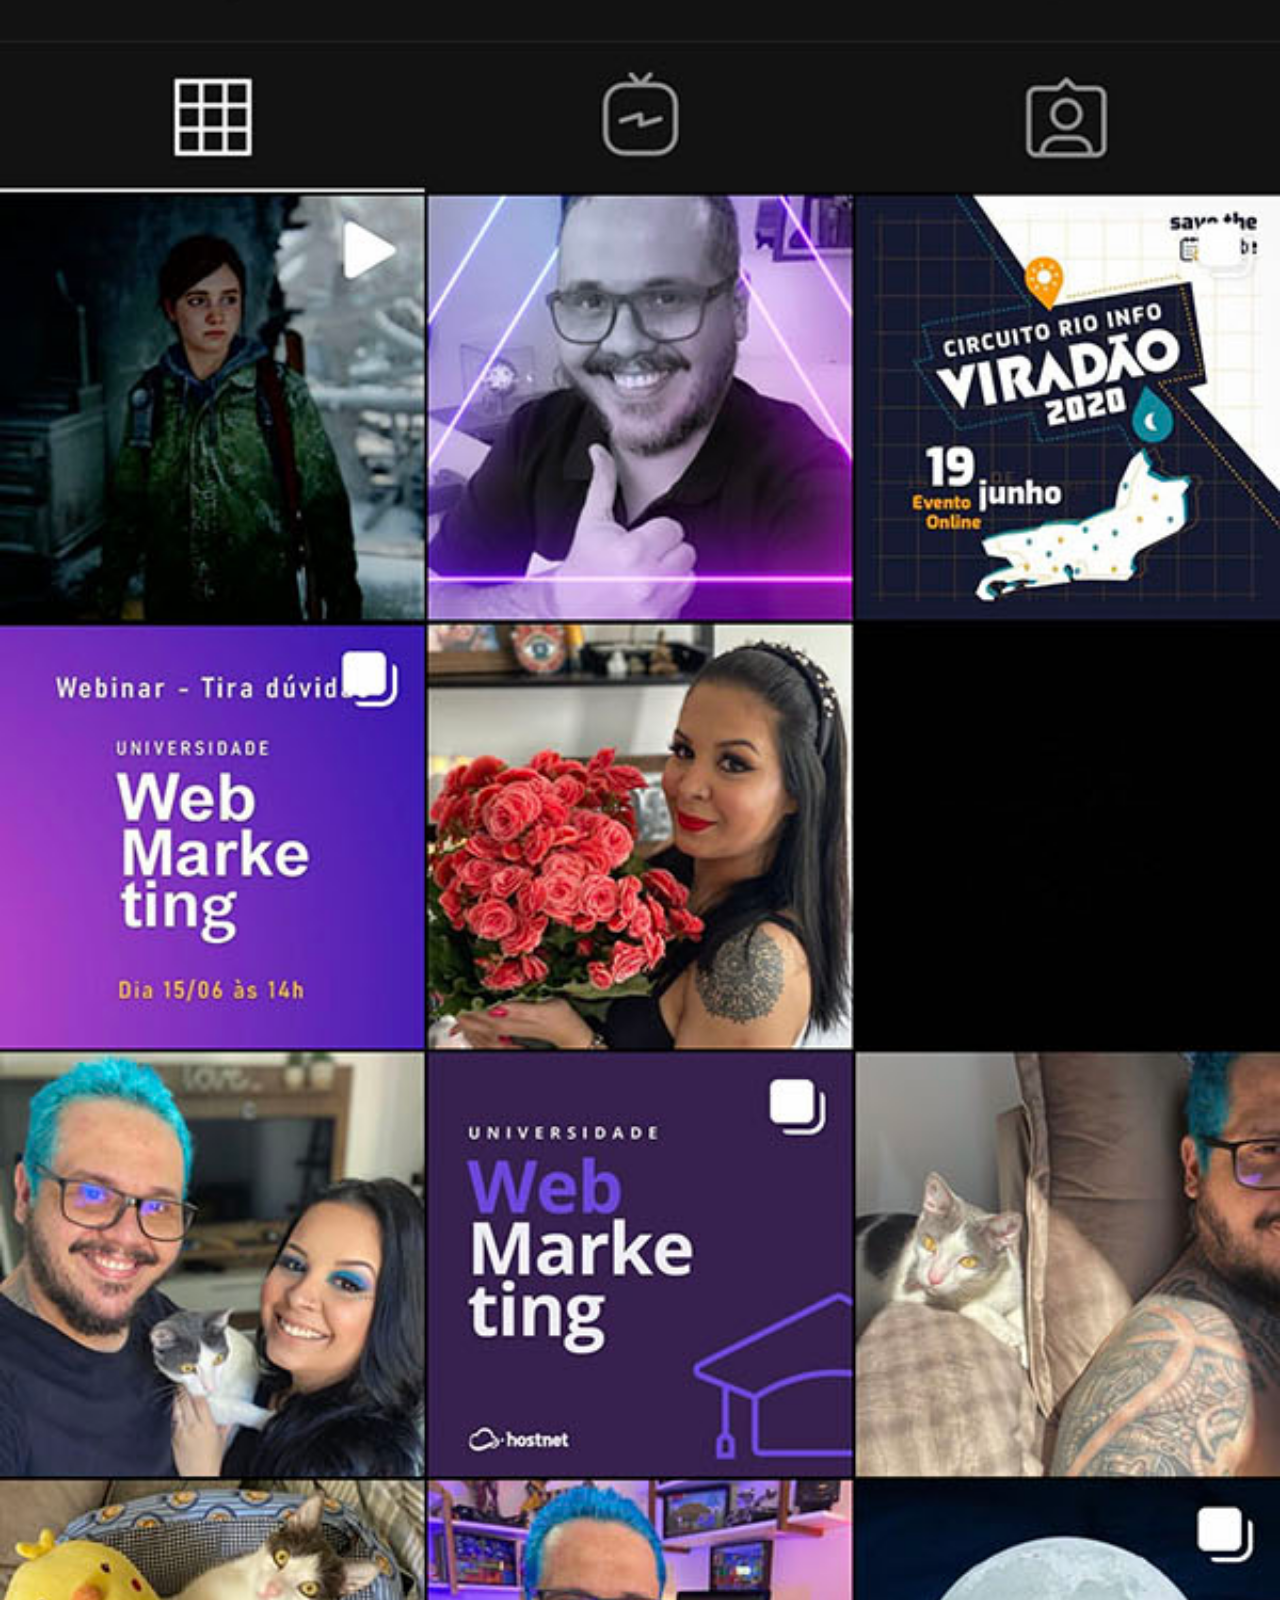
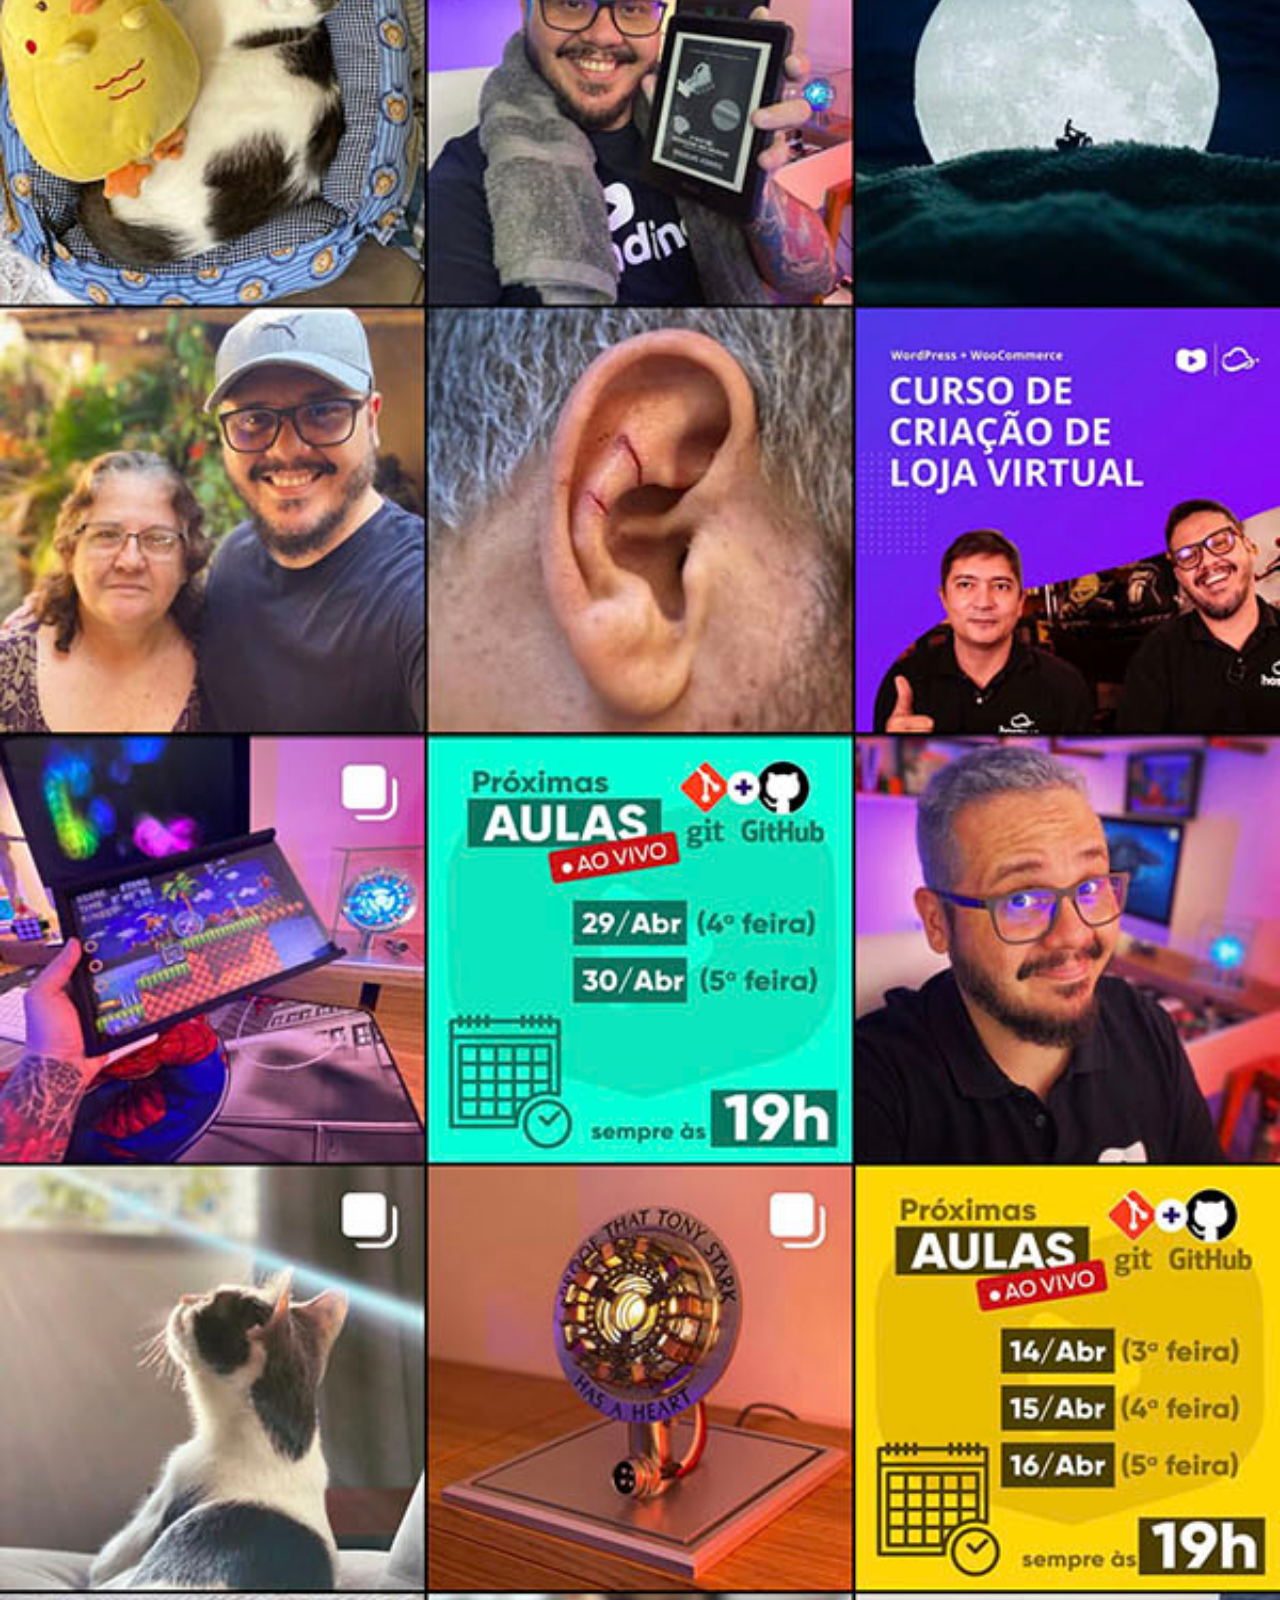
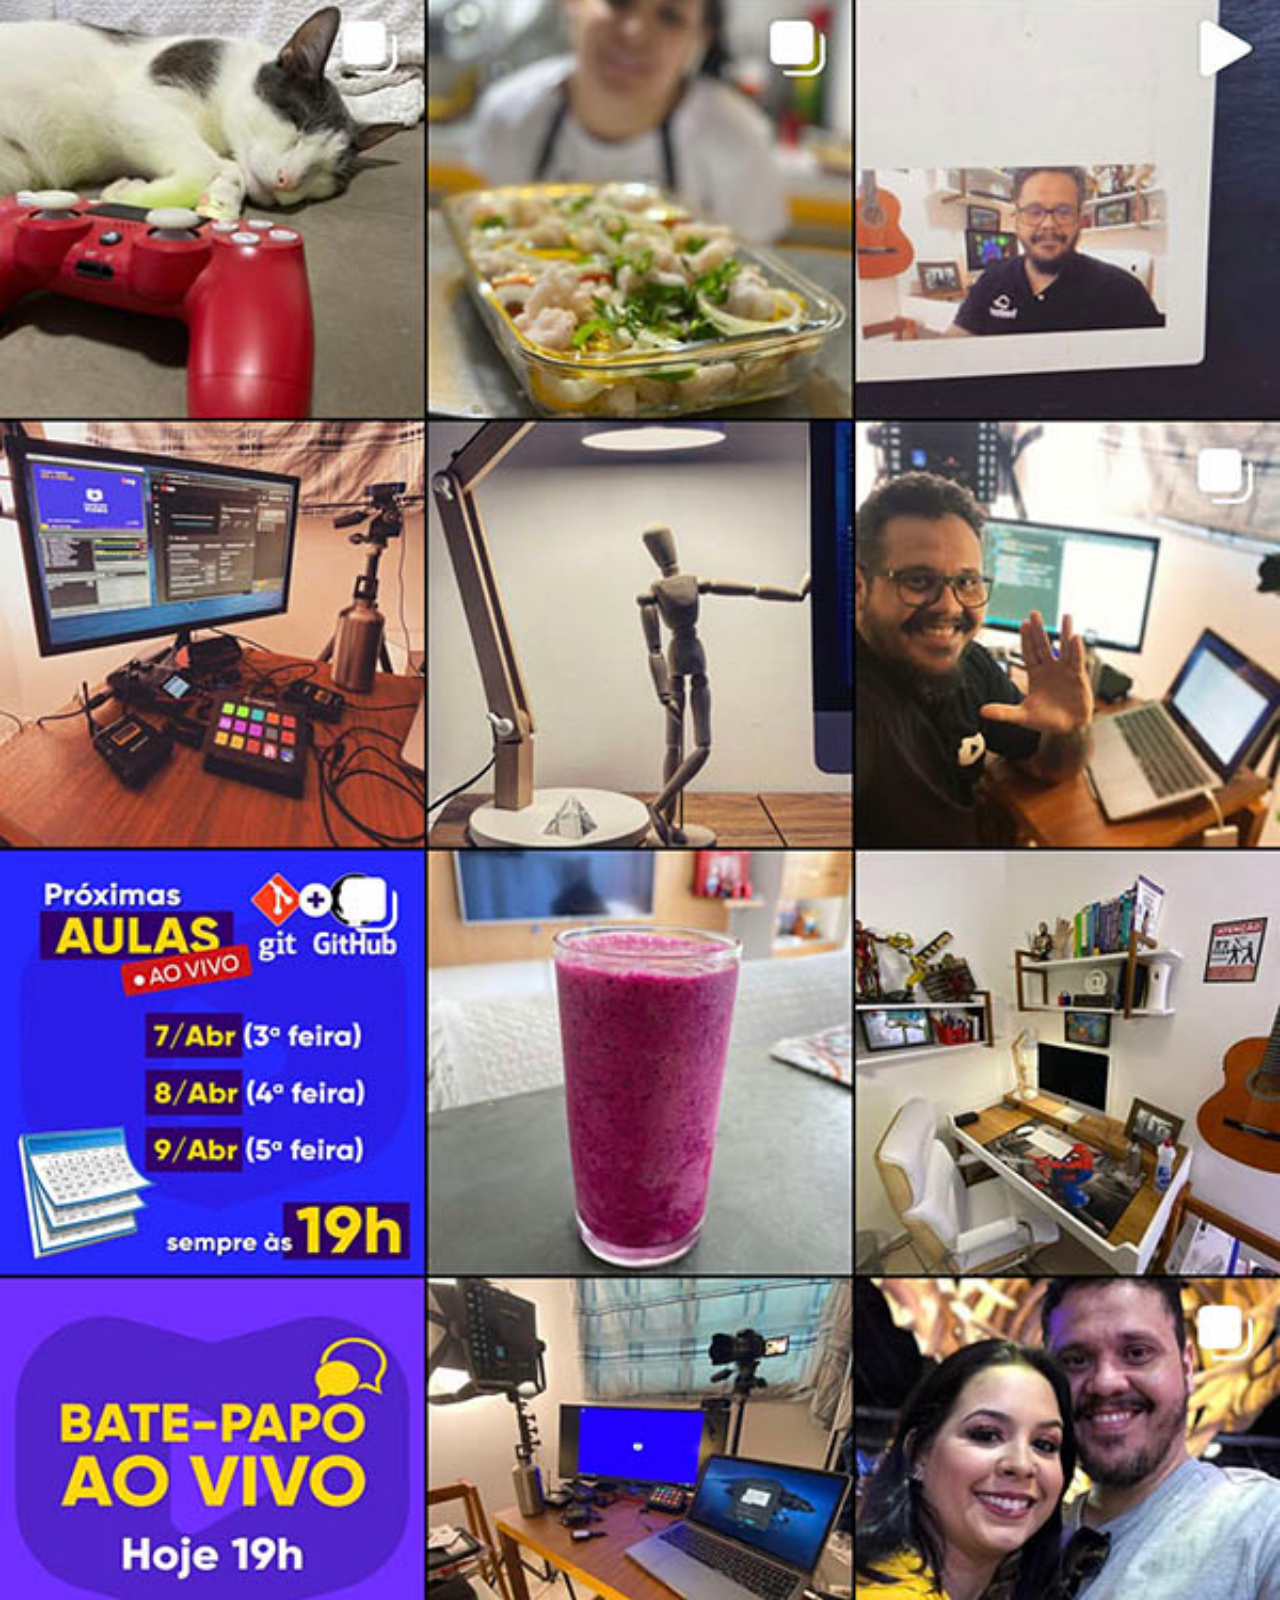
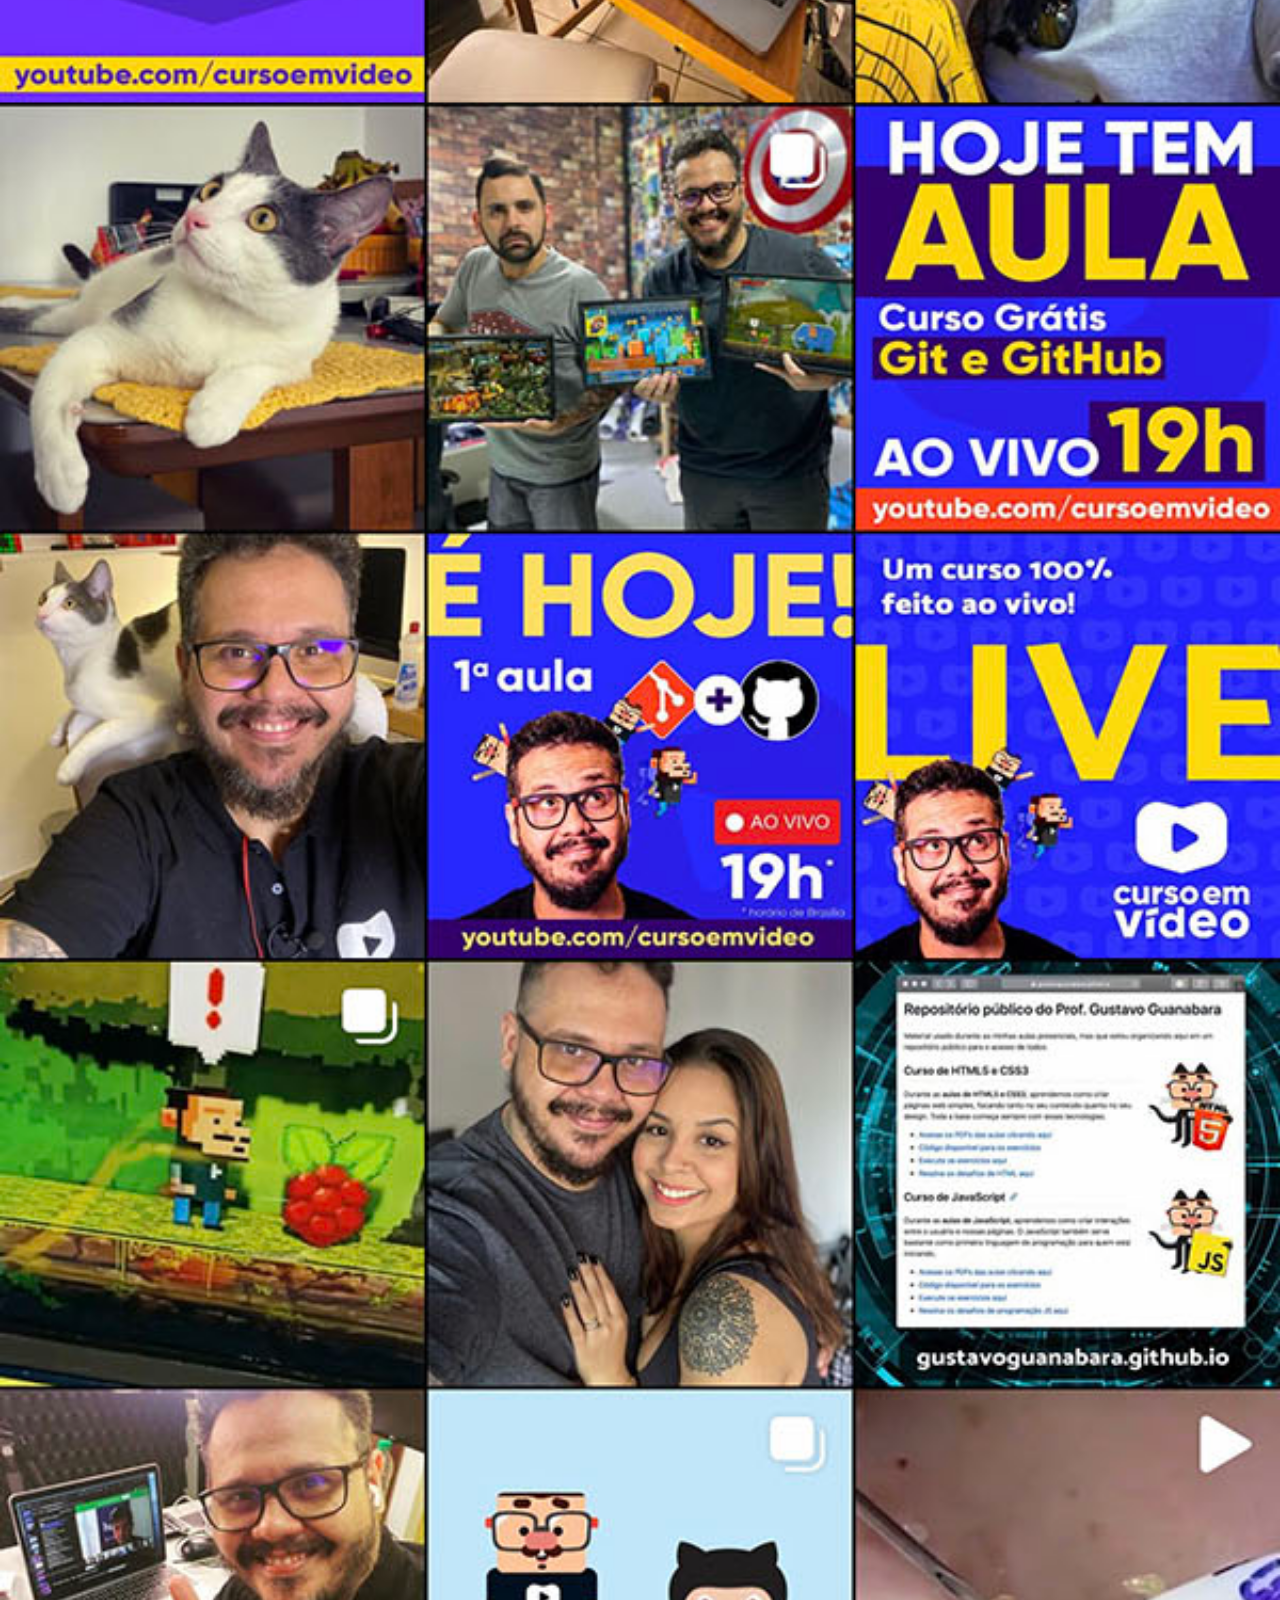
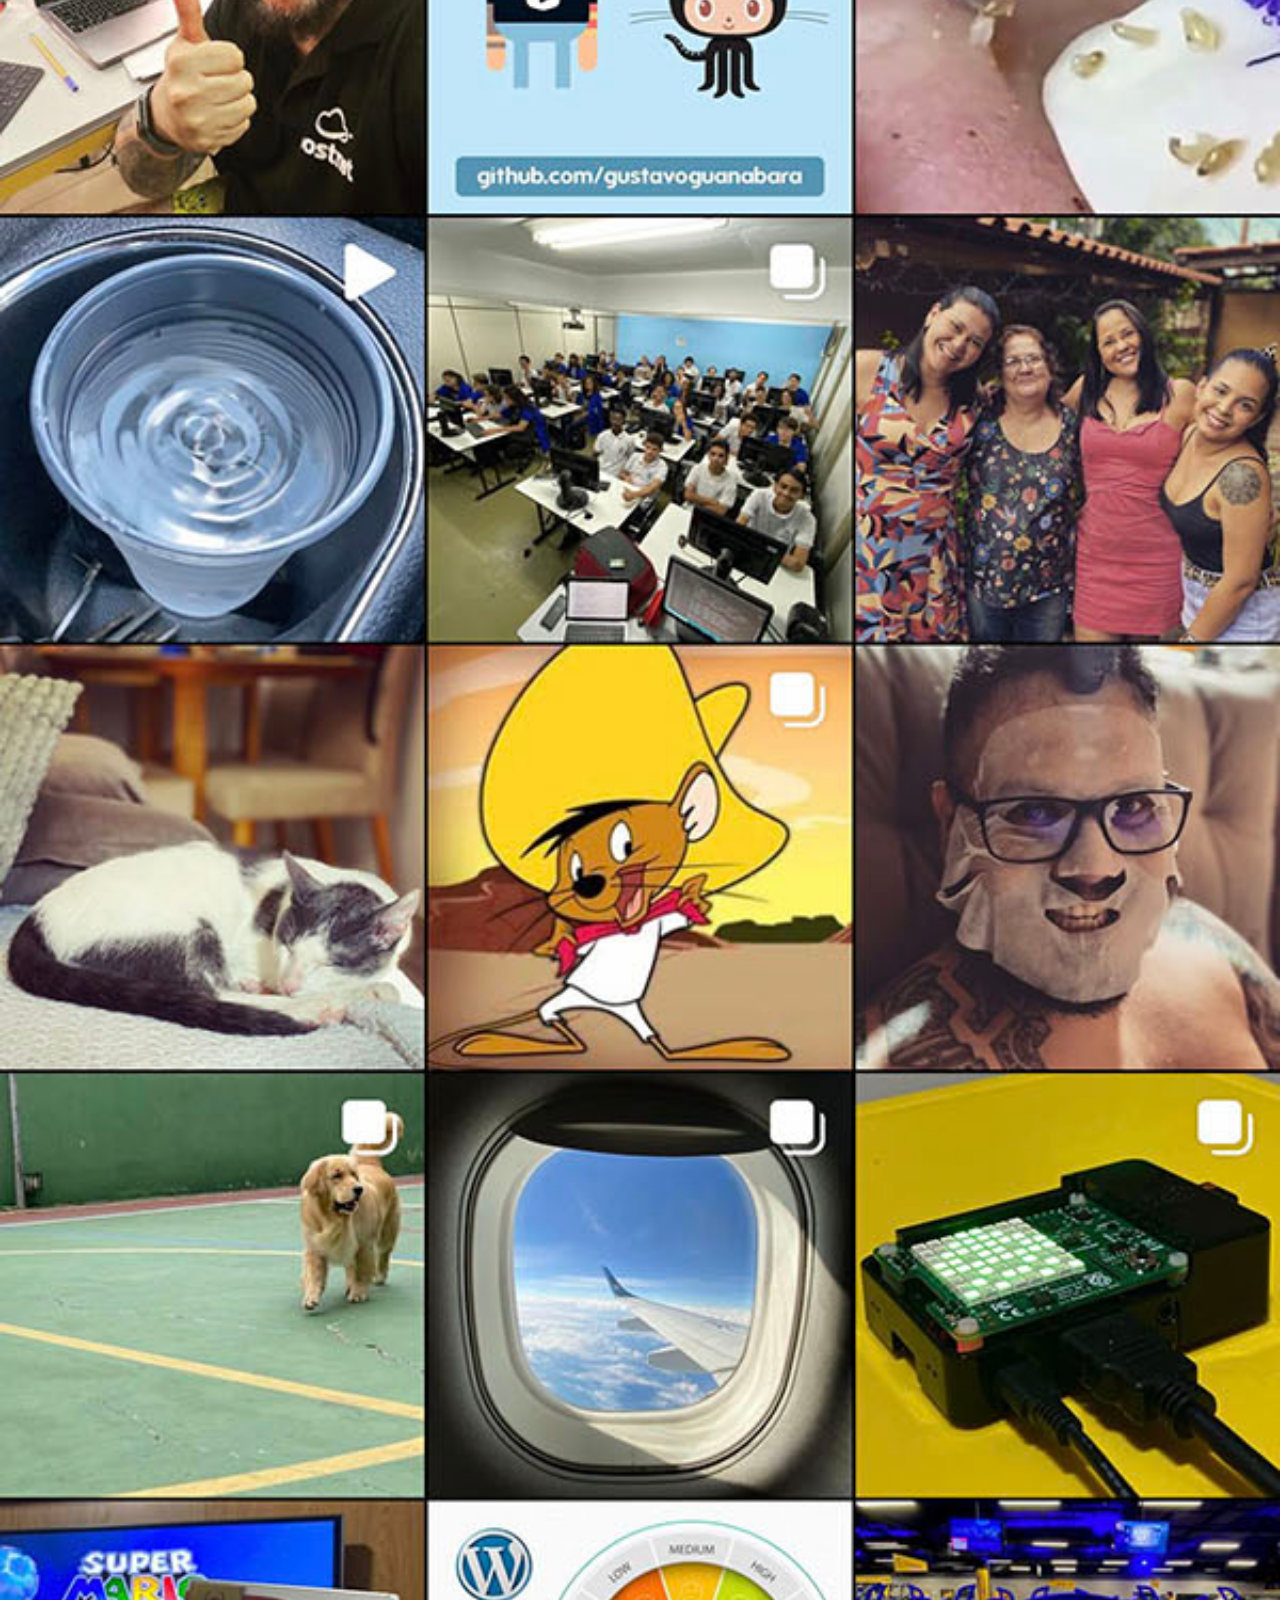
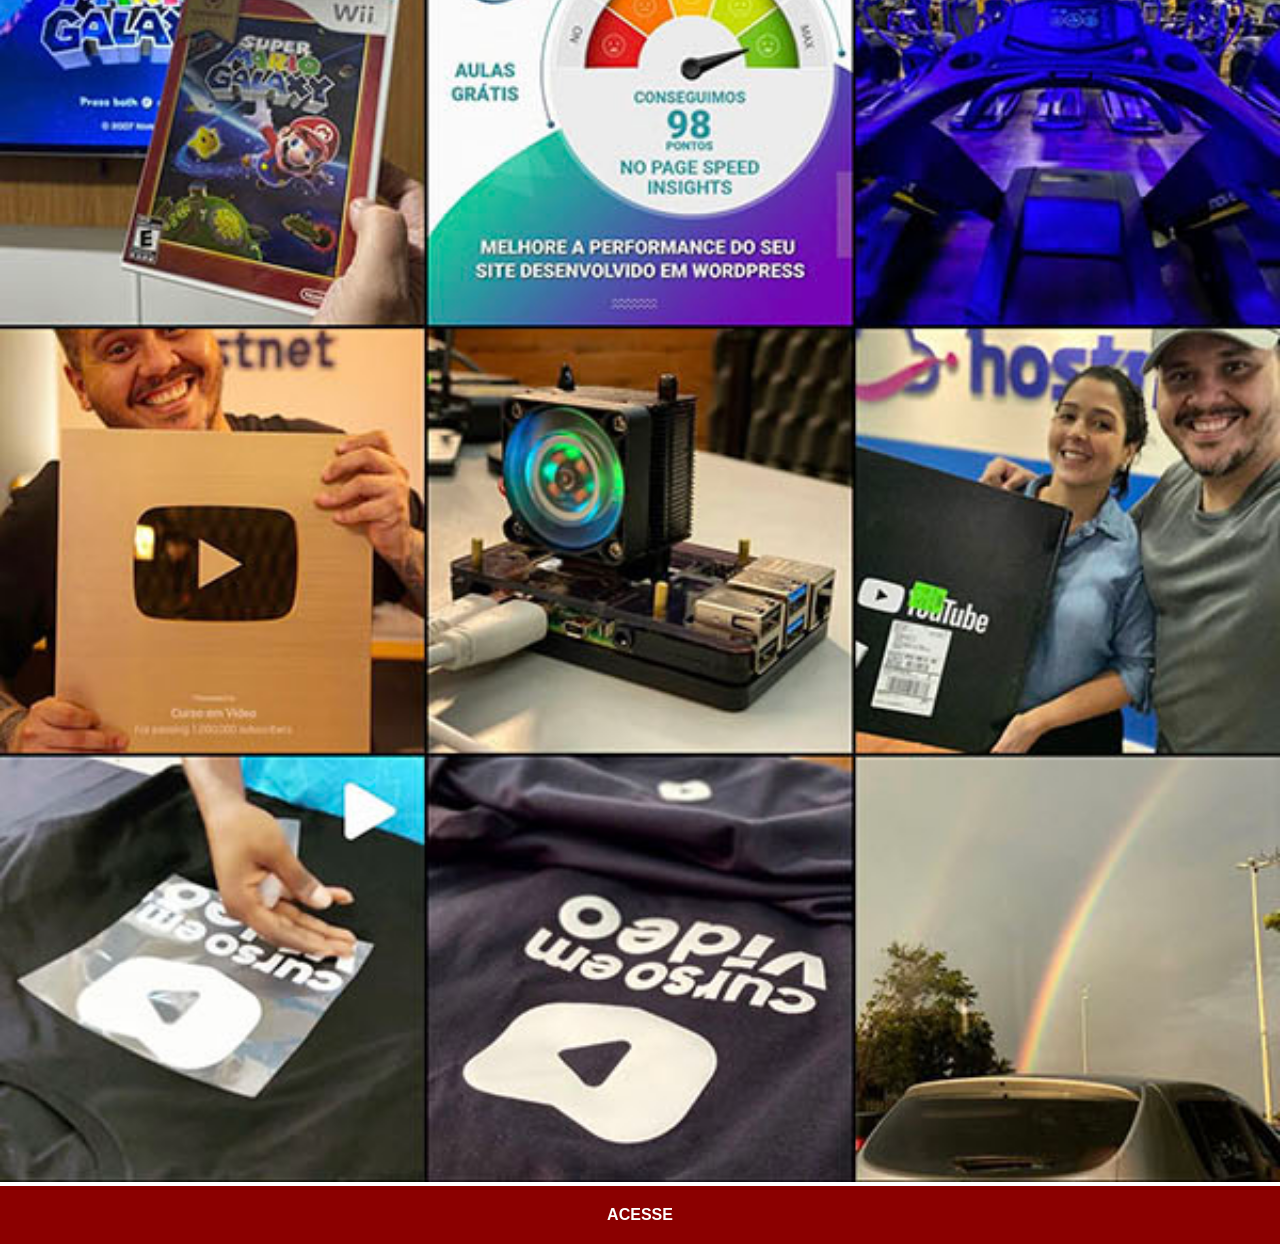
<file: instagram.html>
<!DOCTYPE html>
<html lang="pt-br">
<head>
    <meta charset="UTF-8">
    <meta name="viewport" content="width=device-width, initial-scale=1.0">
    <title>Instagram</title>
    <link rel="stylesheet" href="estilo/social.css">
</head>
<body>
    <img src="pacote-d013/pacote-d013/imagens/tela-instagram.jpg" alt="Instagram">
    <a href="https://www.instagram.com/gustavoguanabara/" target="_blank">ACESSE</a>
</body>
</html>
</file>
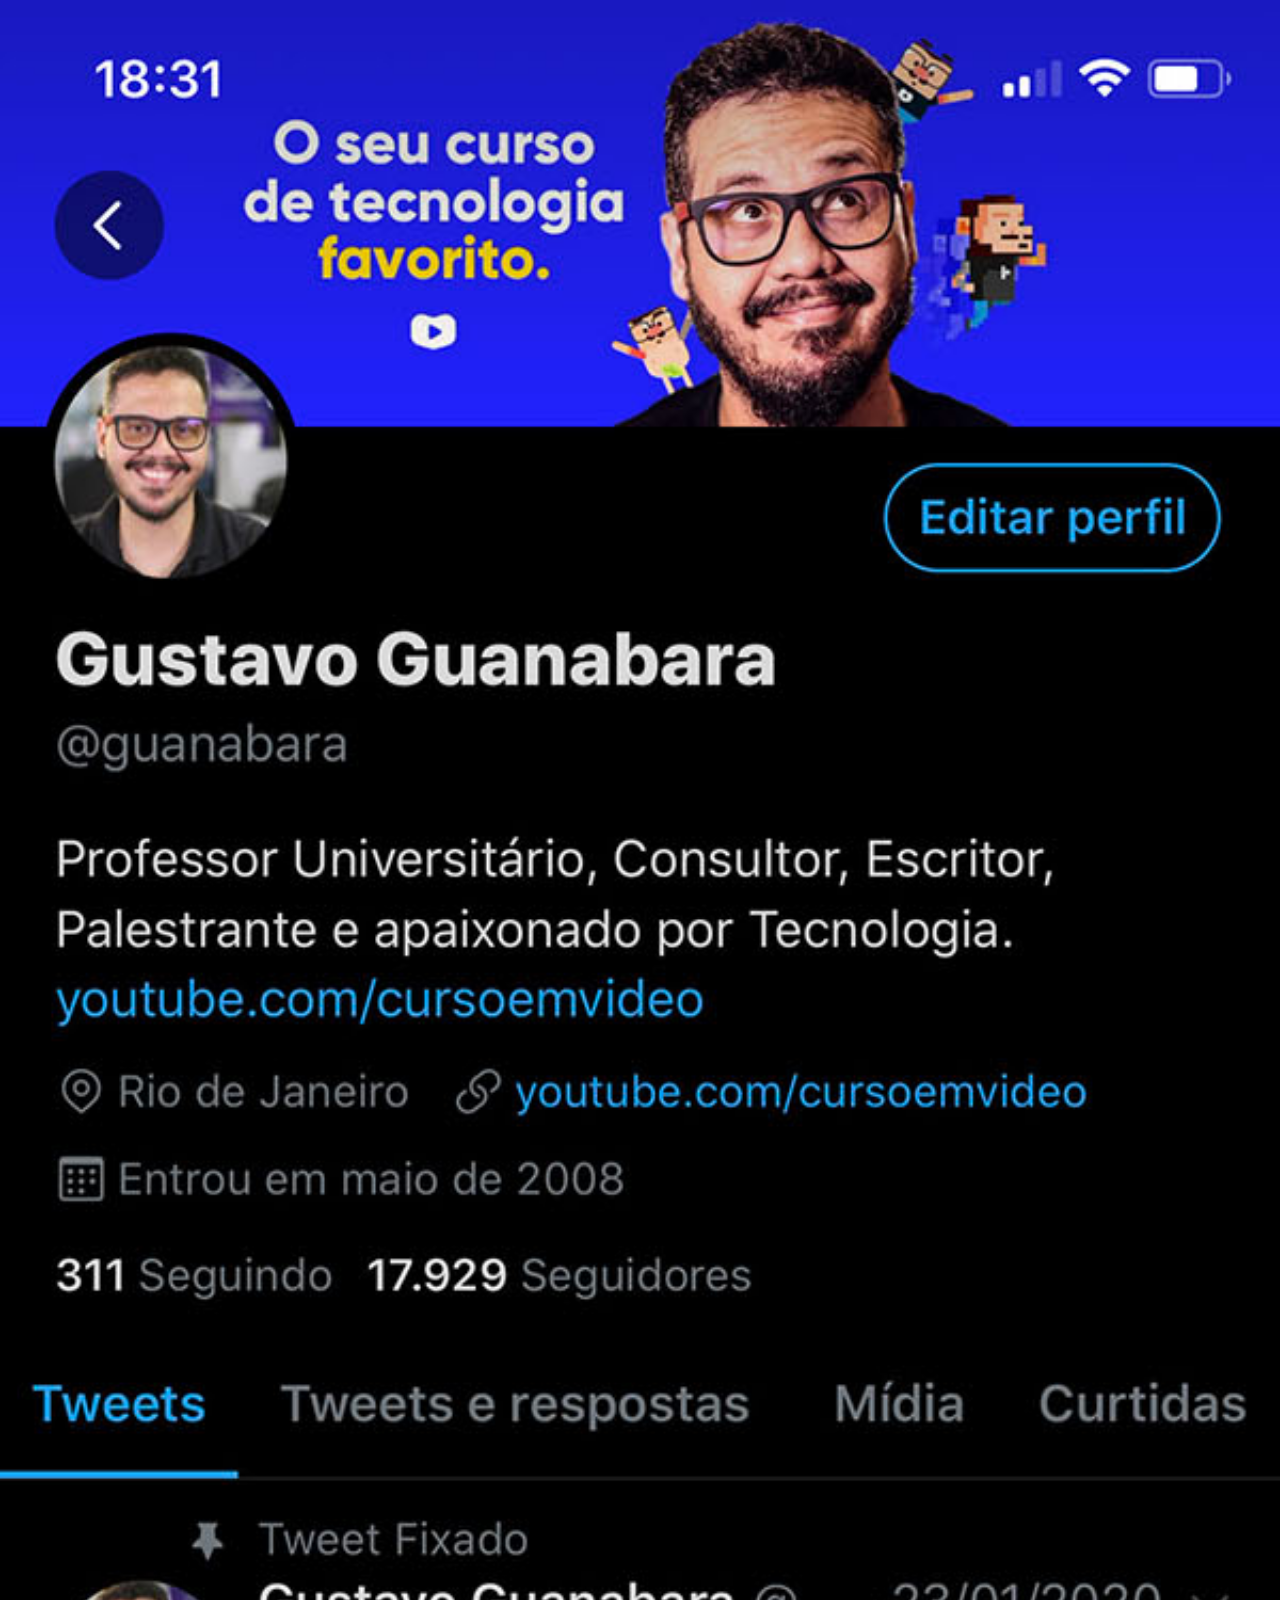
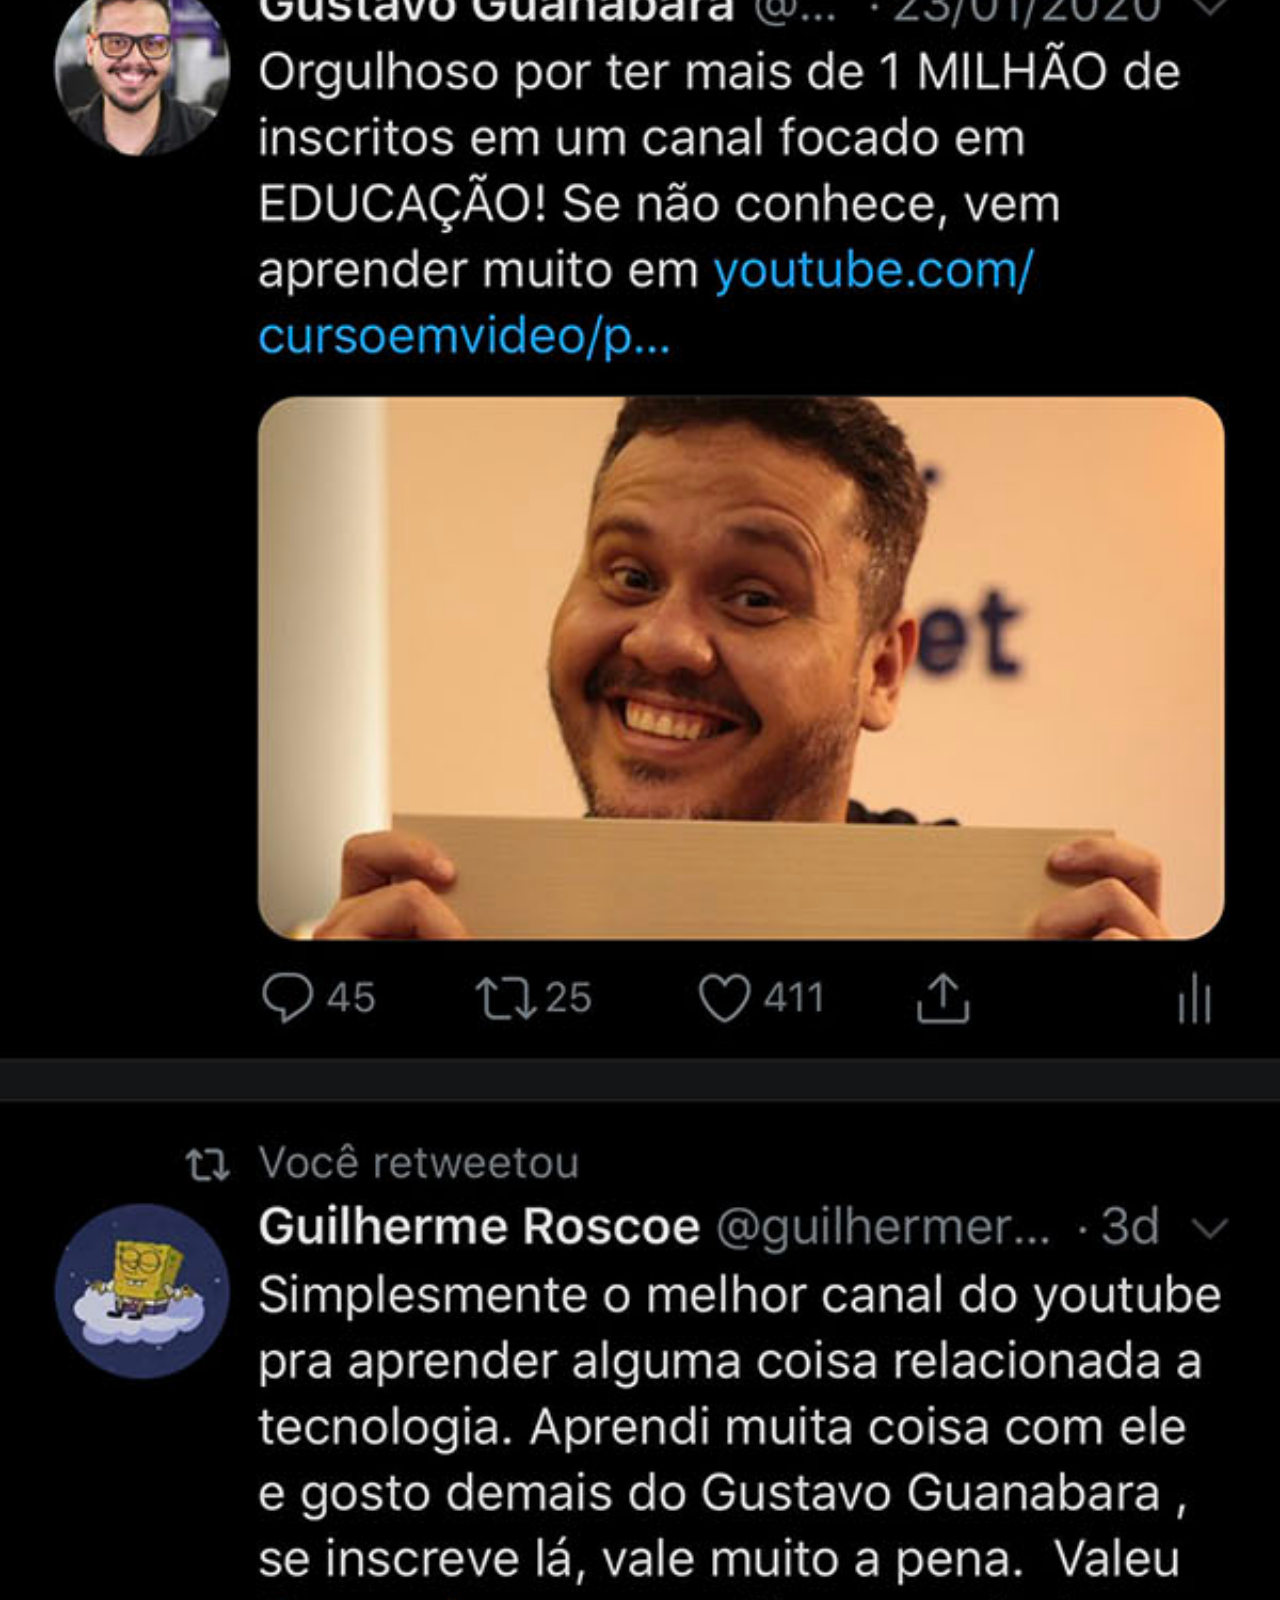
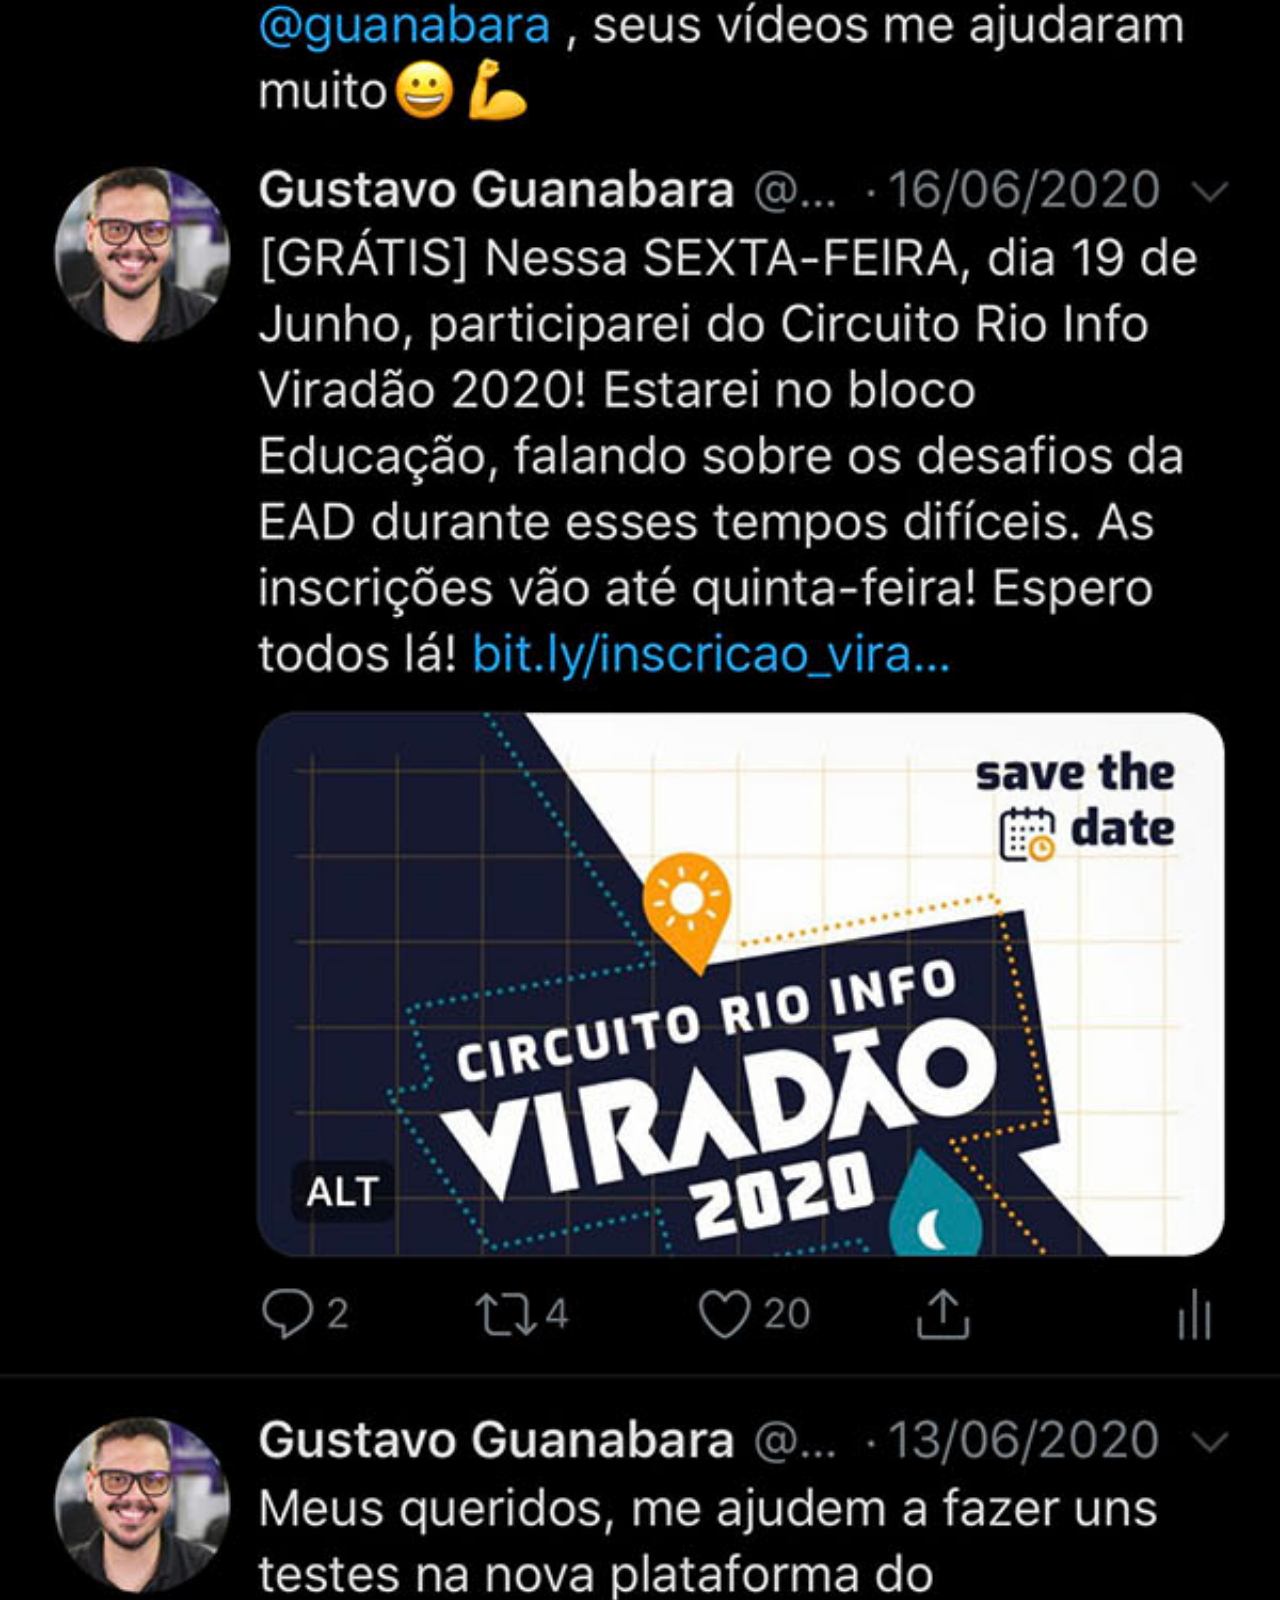
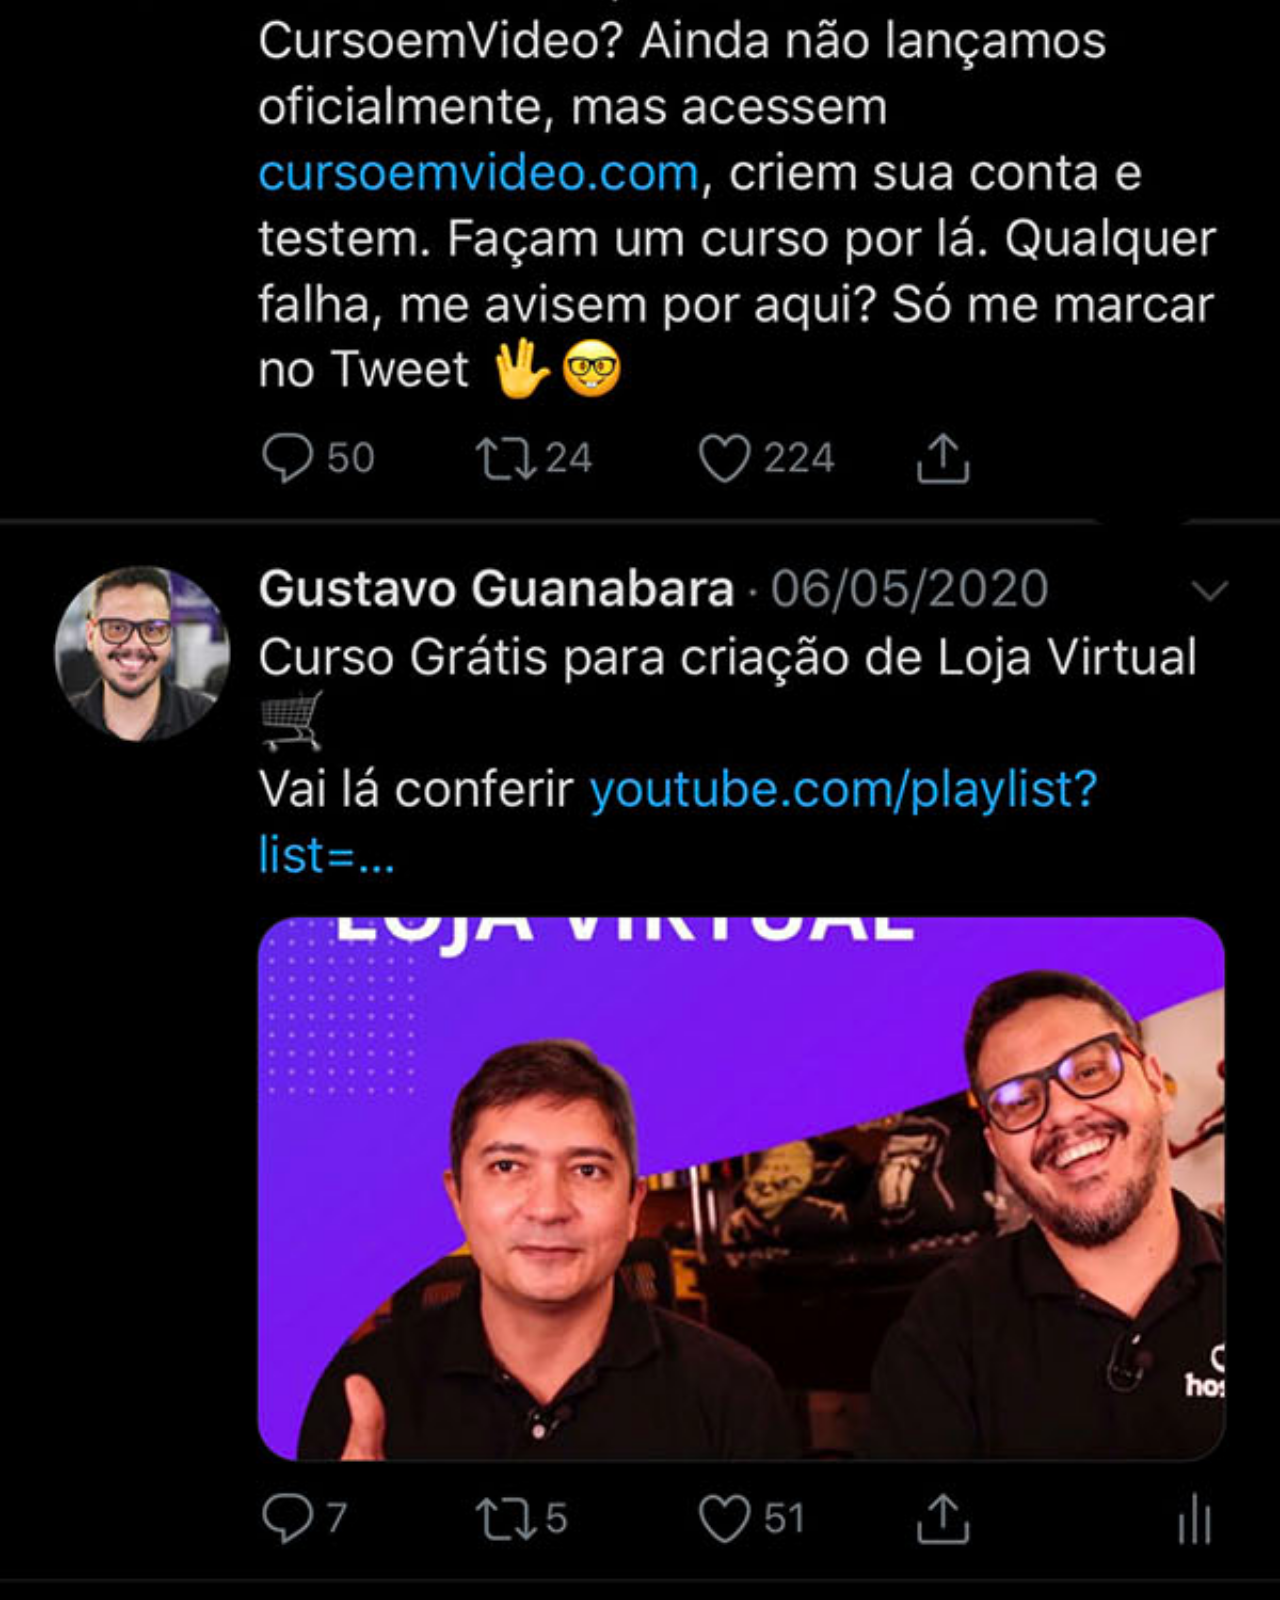
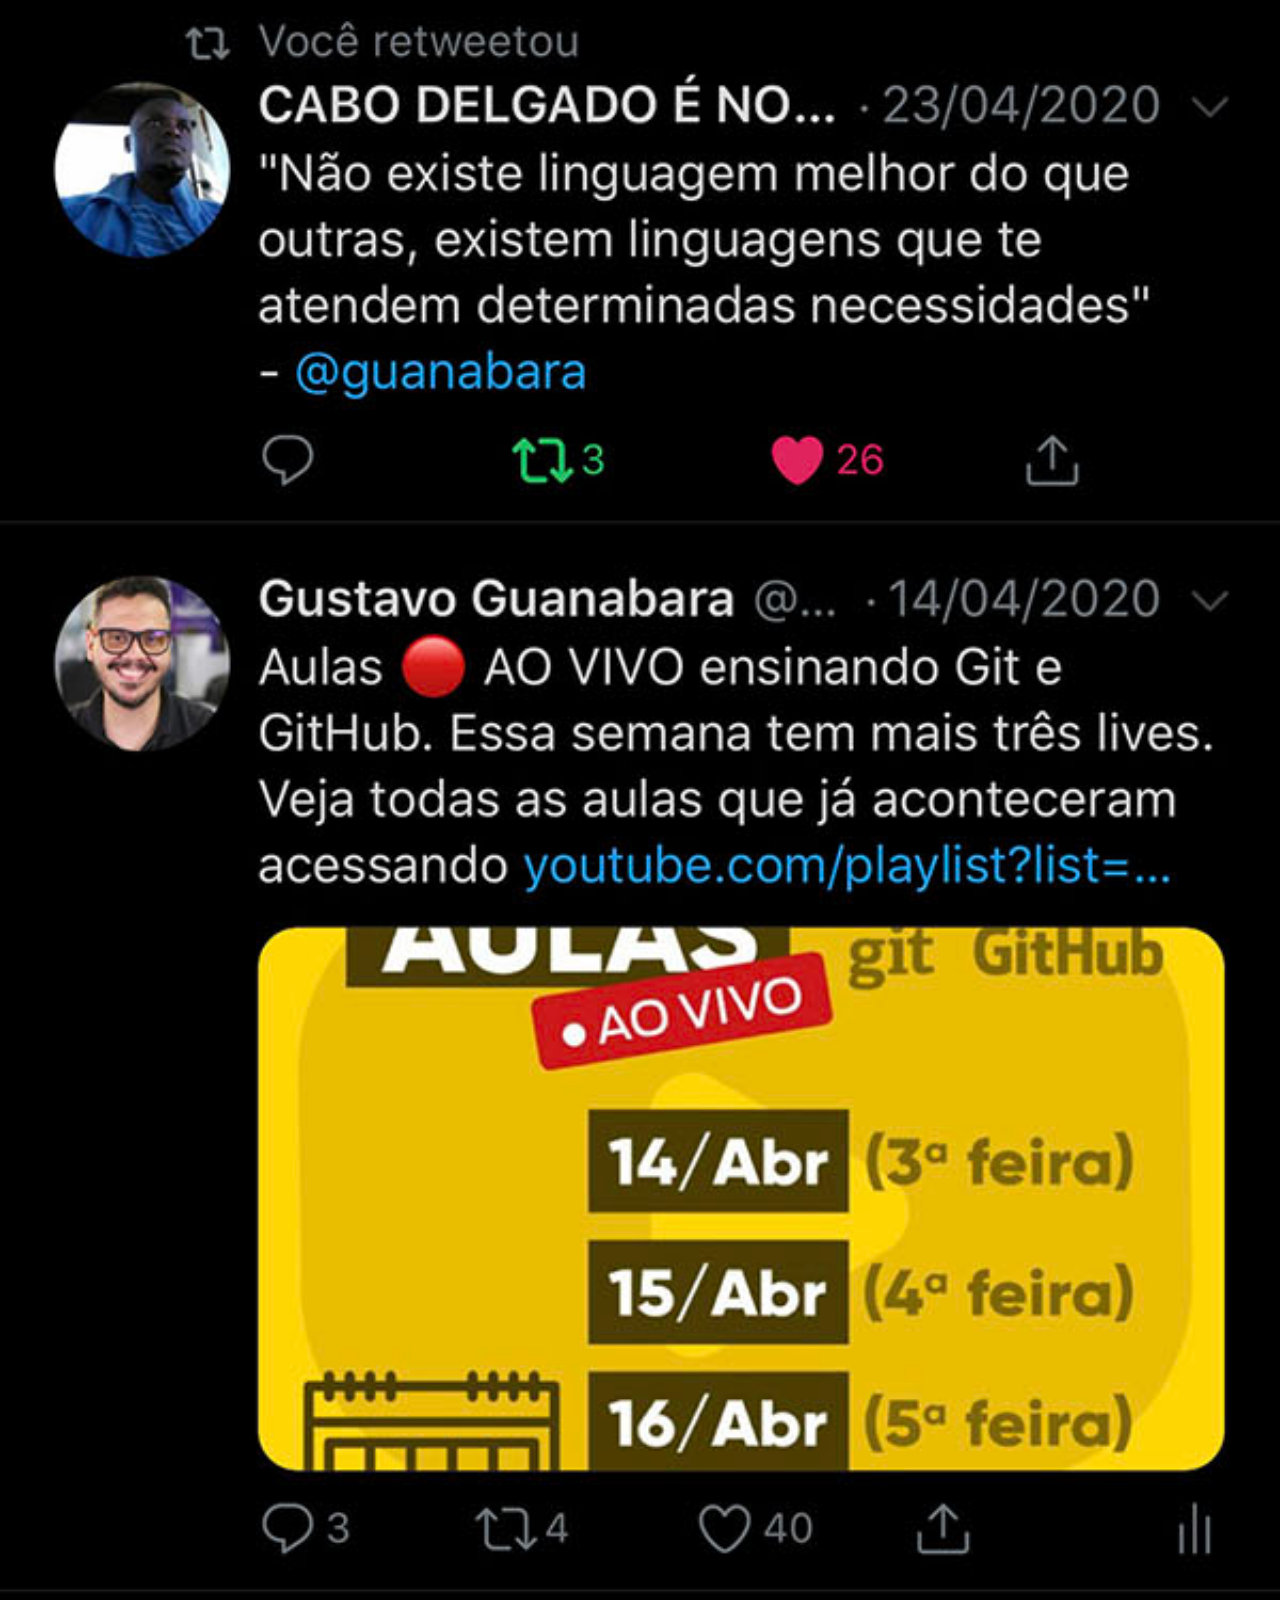
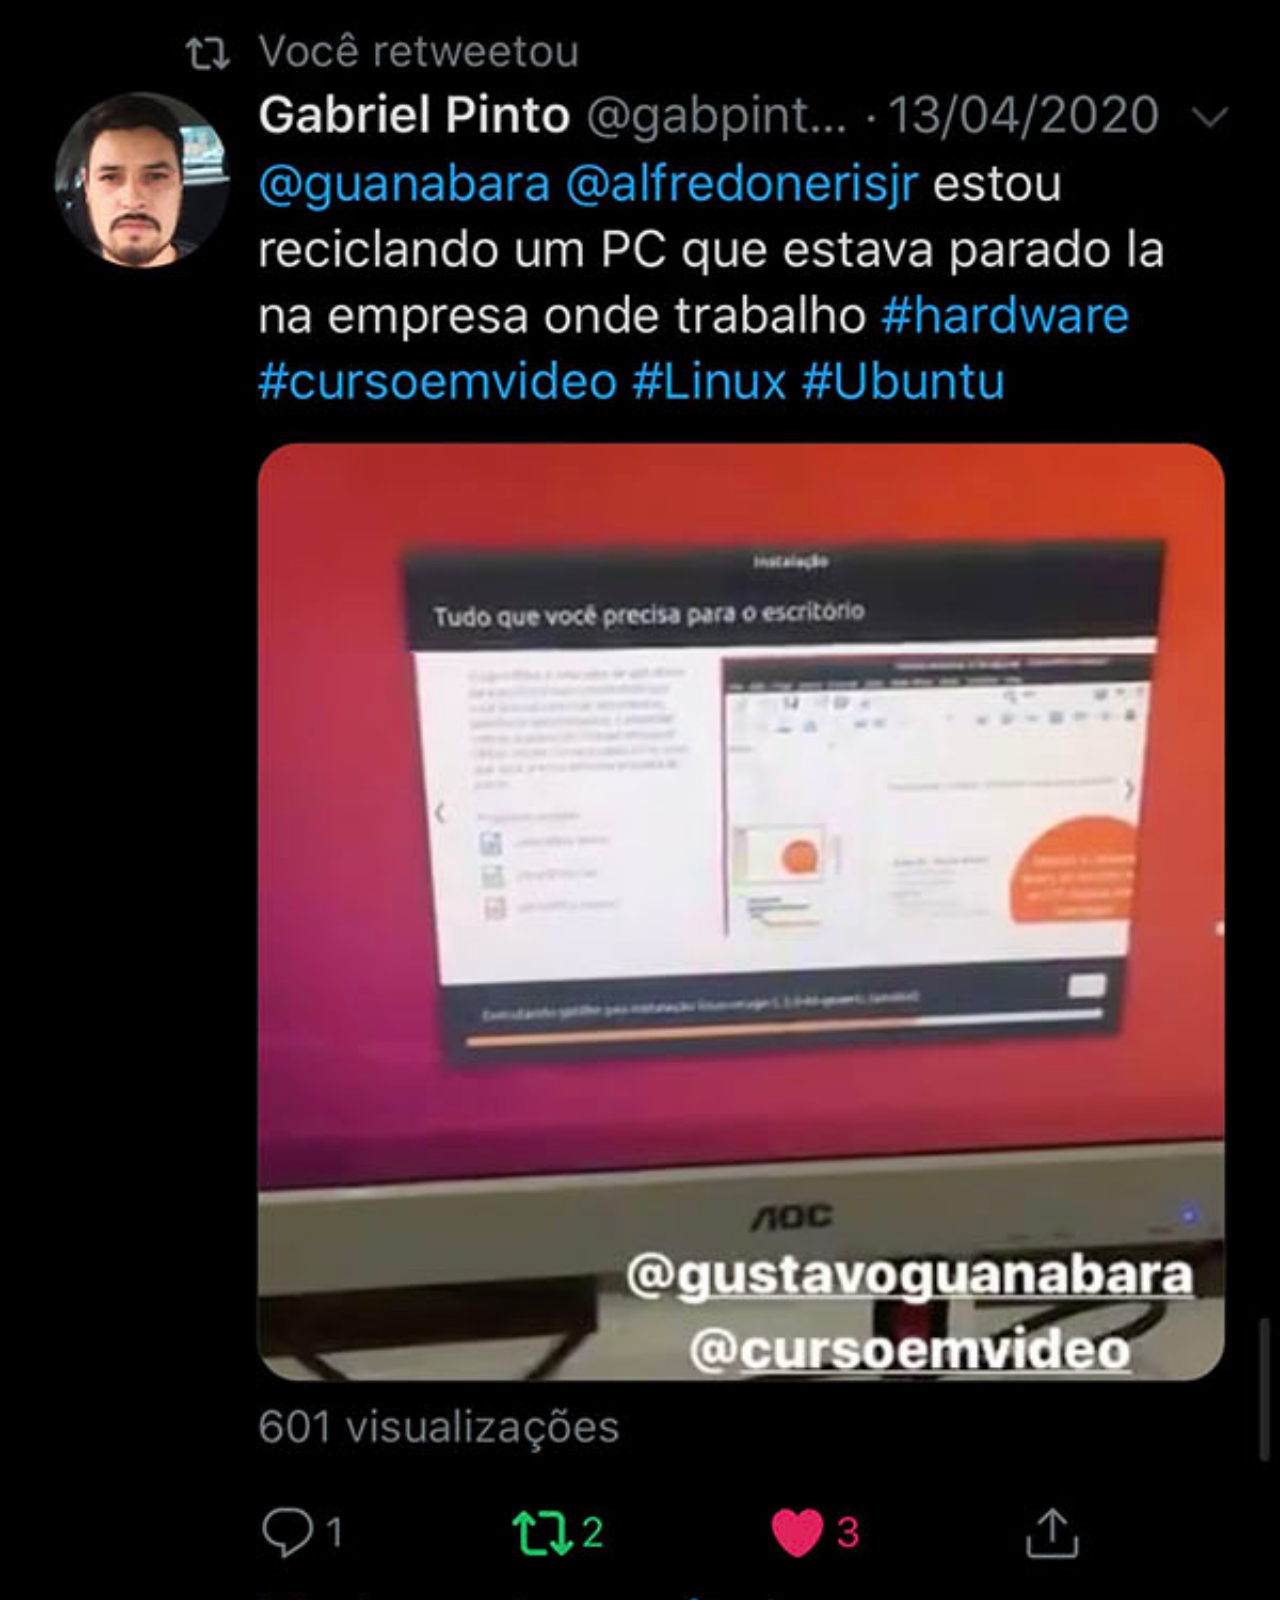
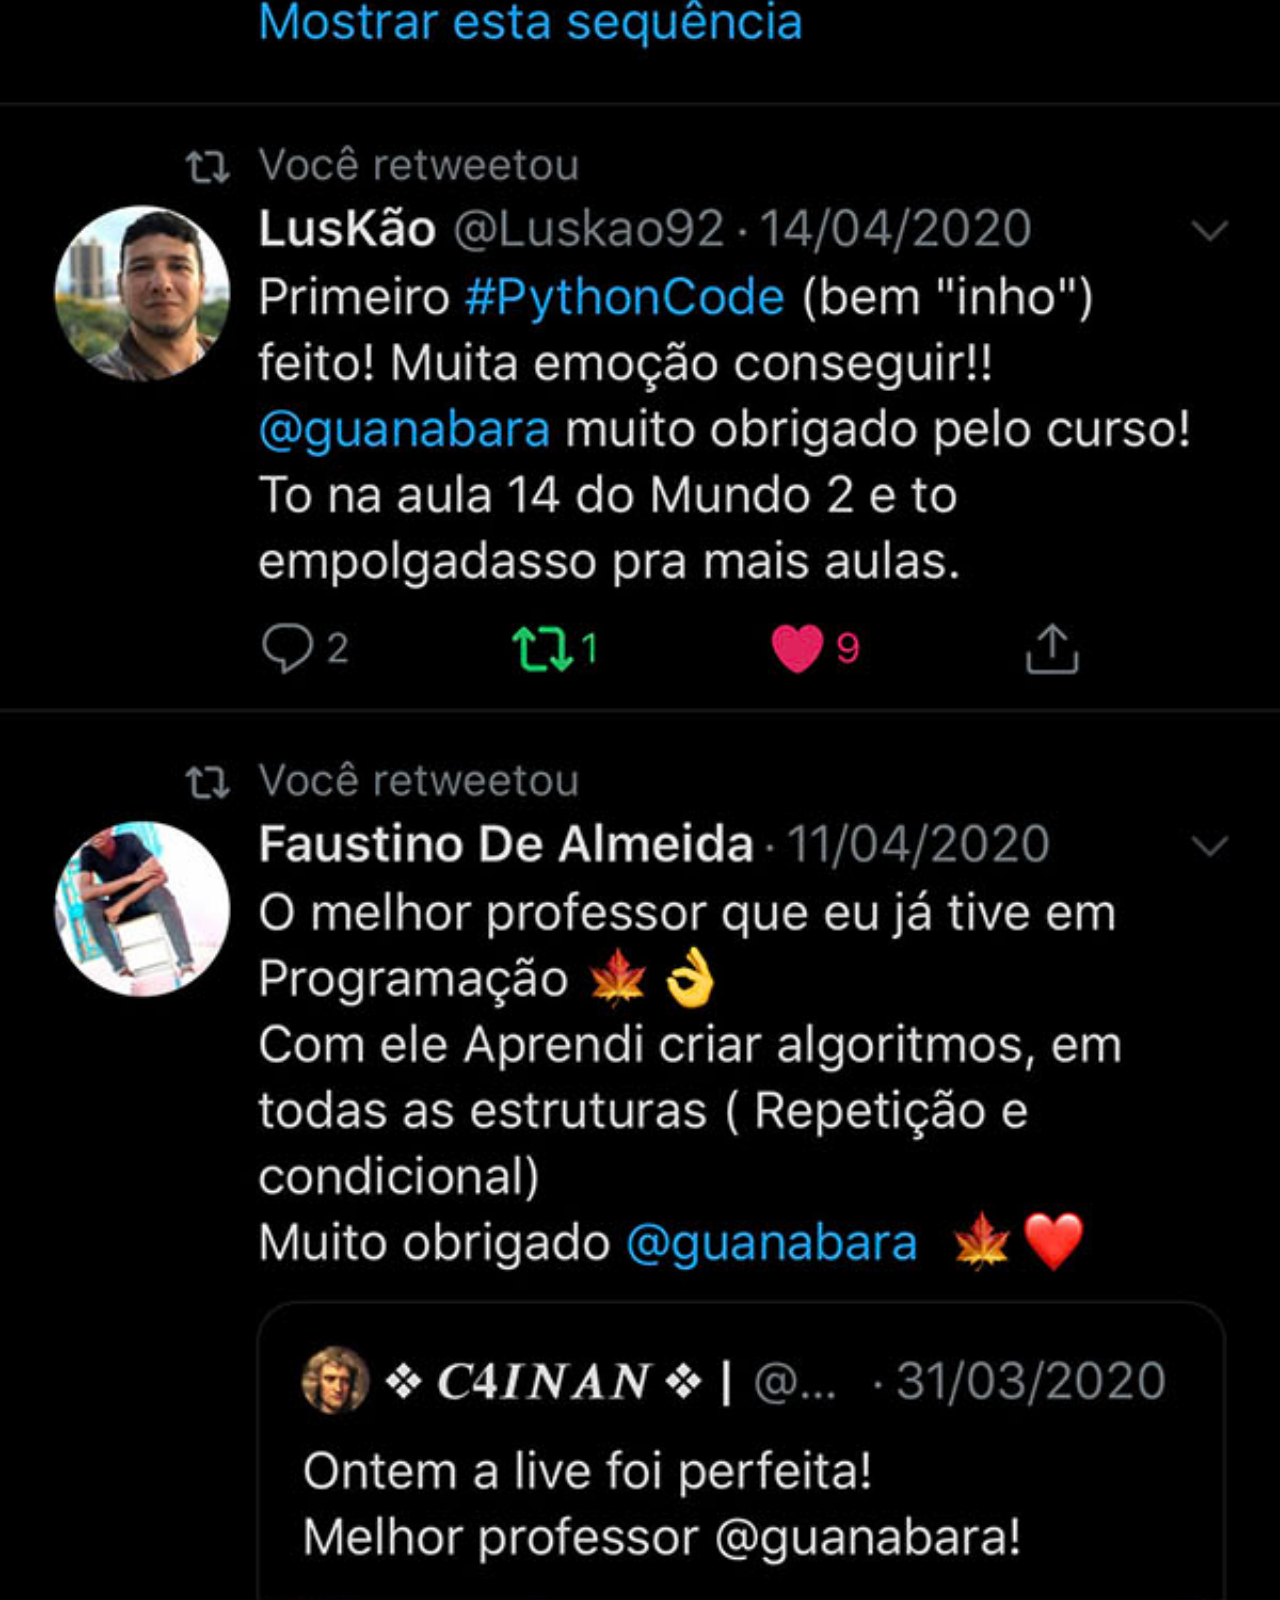
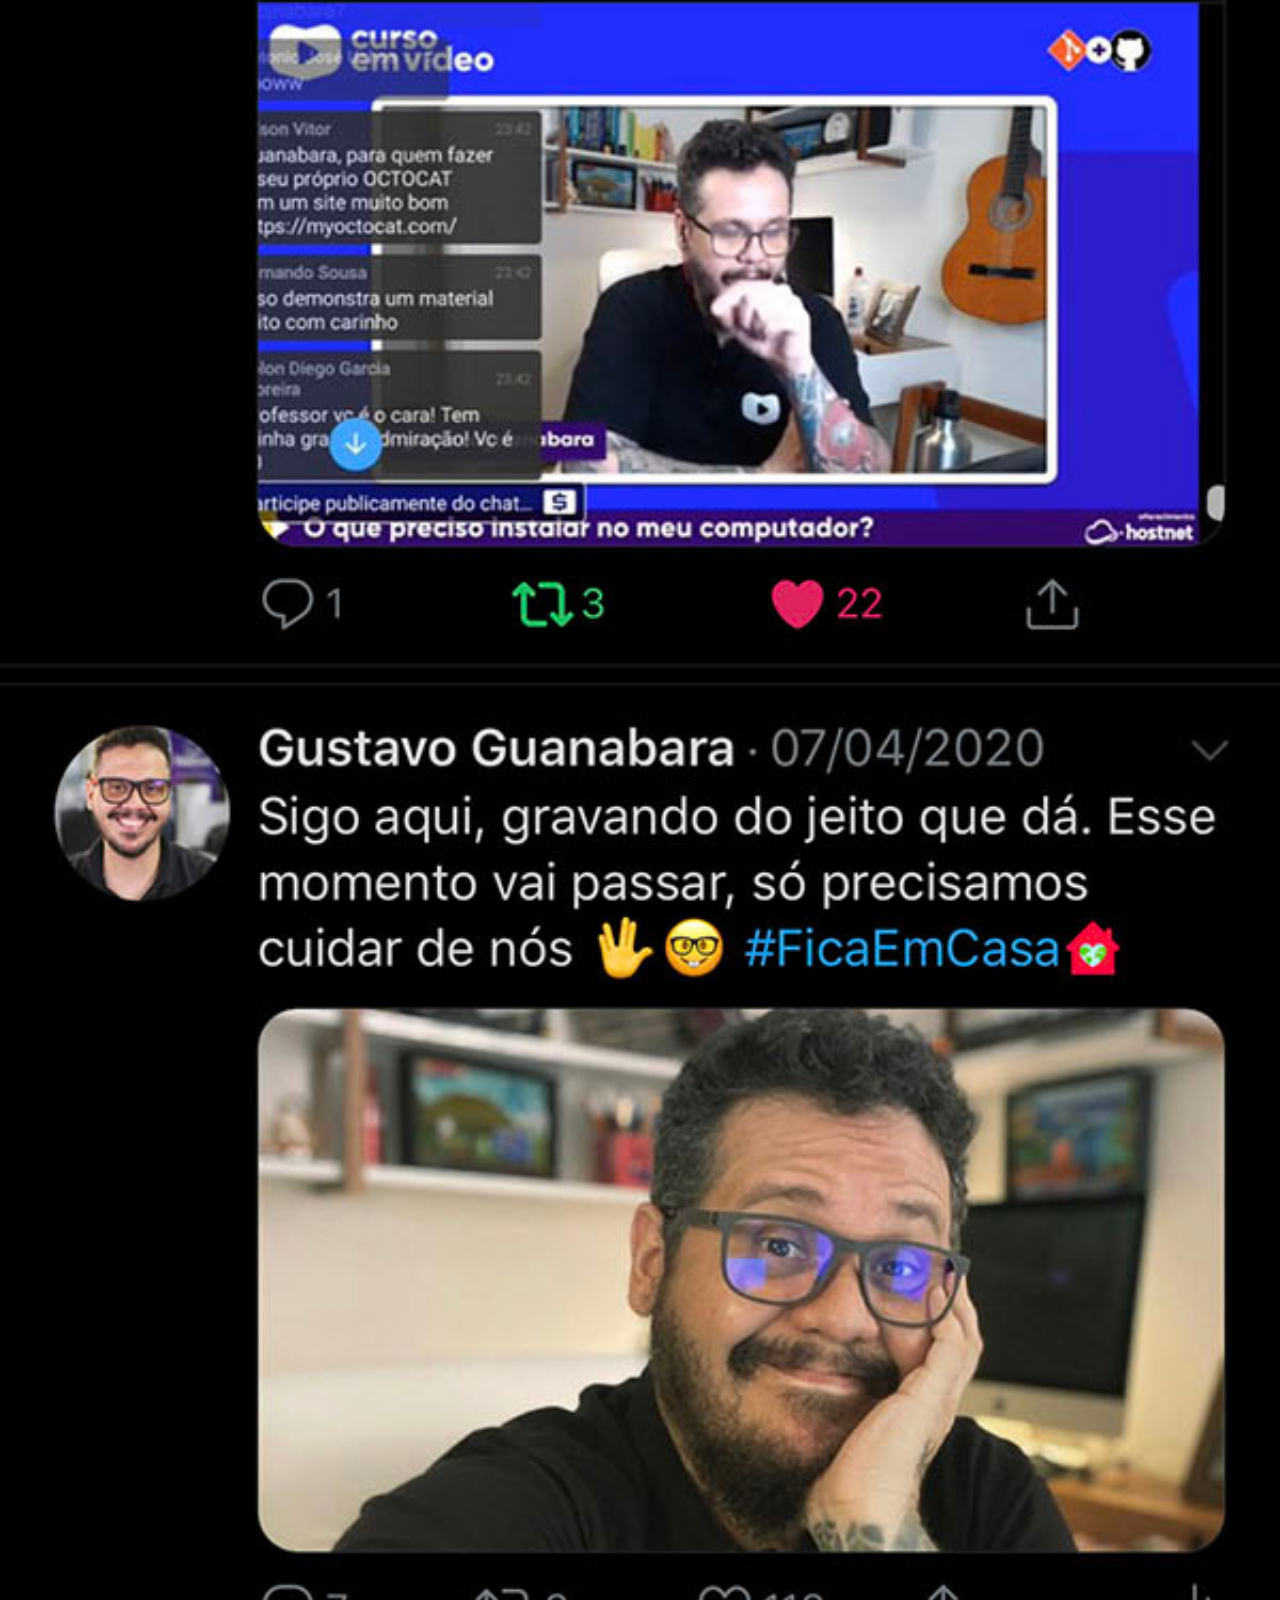
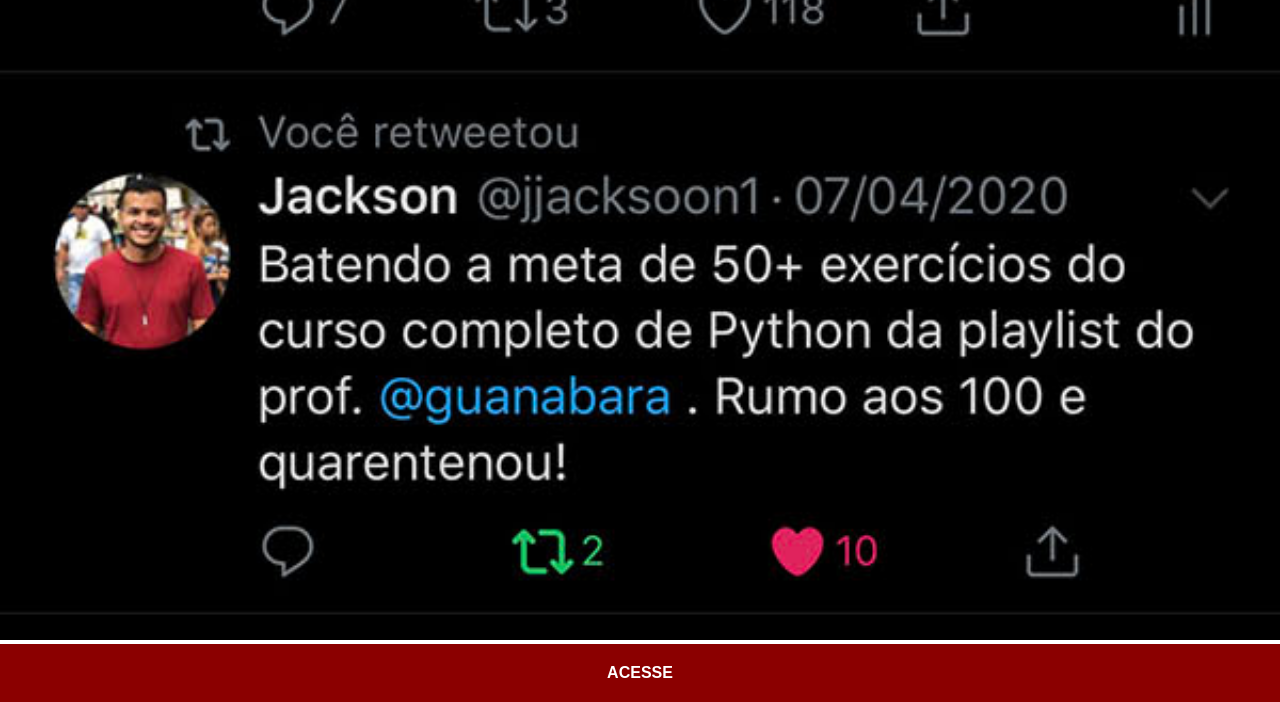
<file: x.html>
<!DOCTYPE html>
<html lang="pt-br">
<head>
    <meta charset="UTF-8">
    <meta name="viewport" content="width=device-width, initial-scale=1.0">
    <title>X</title>
   <link rel="stylesheet" href="estilo/social.css">
</head>
<body>
    <img src="pacote-d013/pacote-d013/imagens/tela-twitter.jpg" alt="X">
    <a href="https://x.com/guanabara" target="_blank">ACESSE</a>
</body>
</html>
</file>
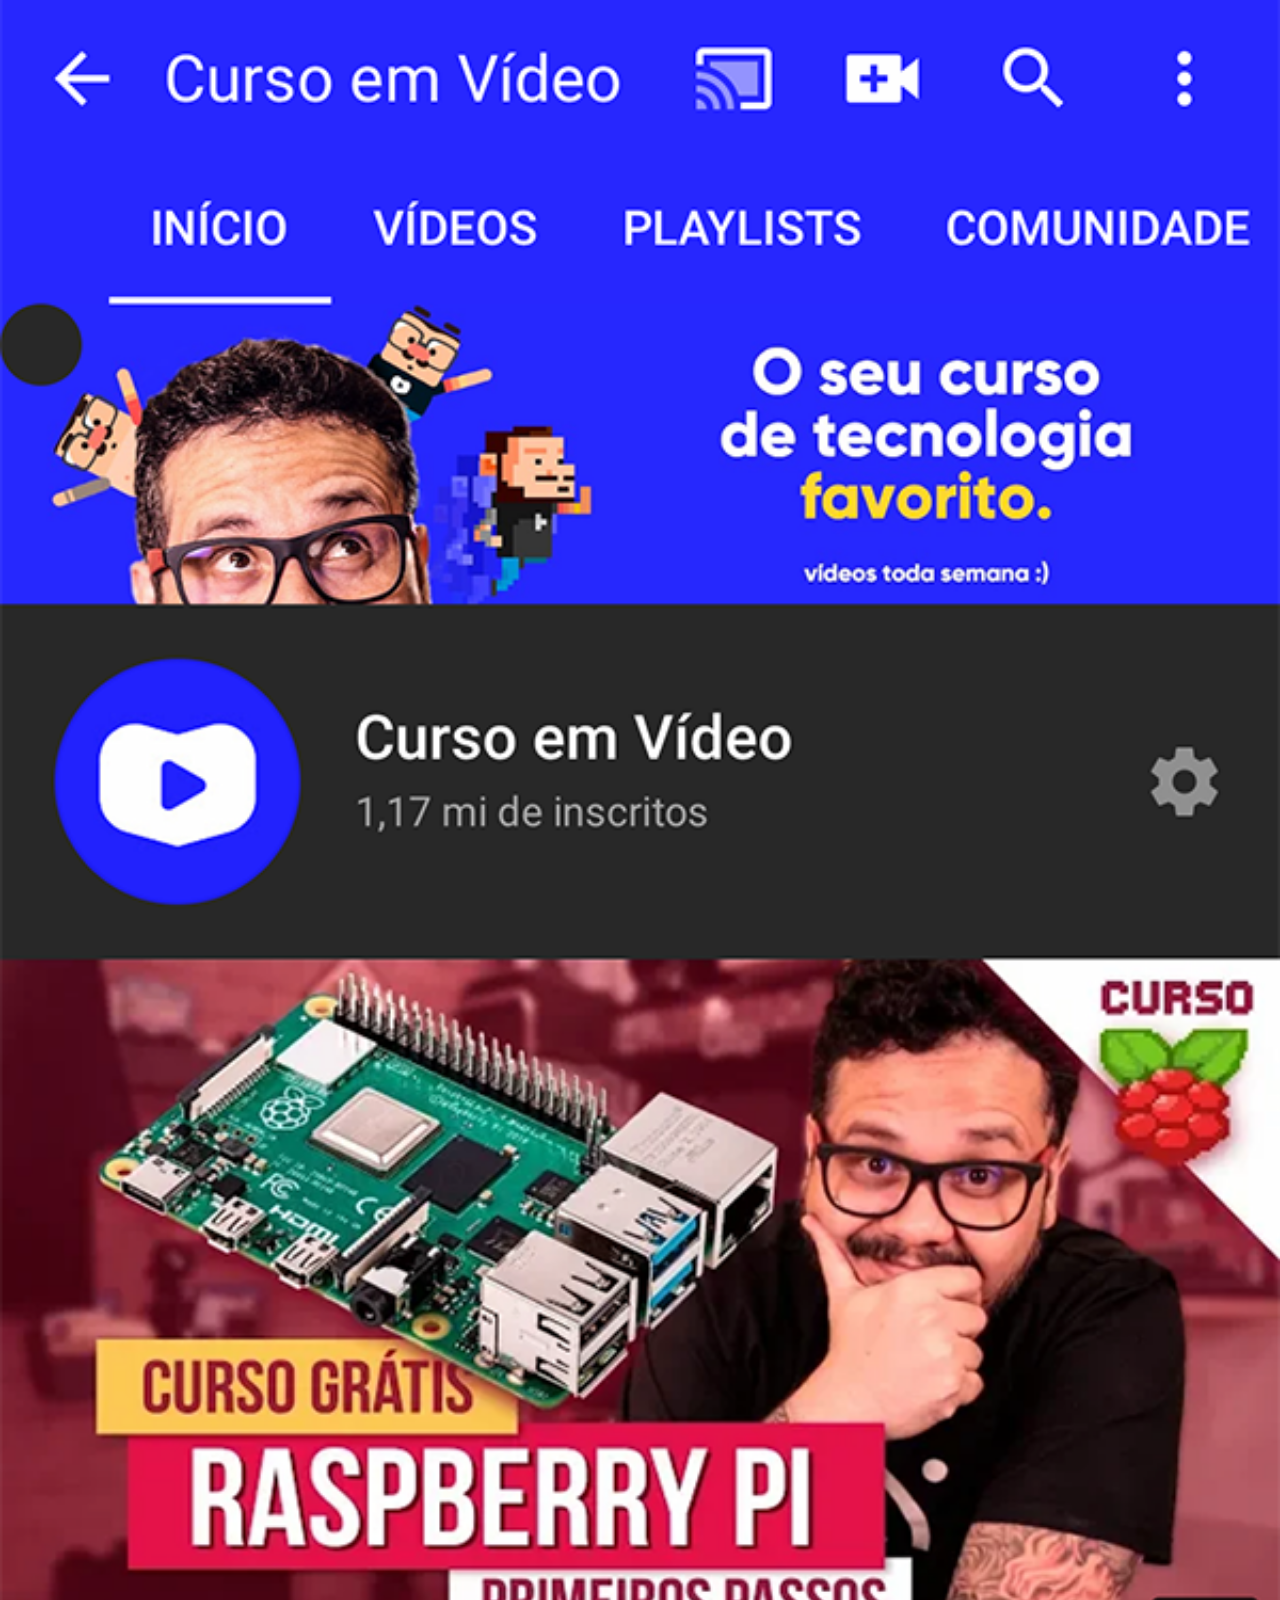
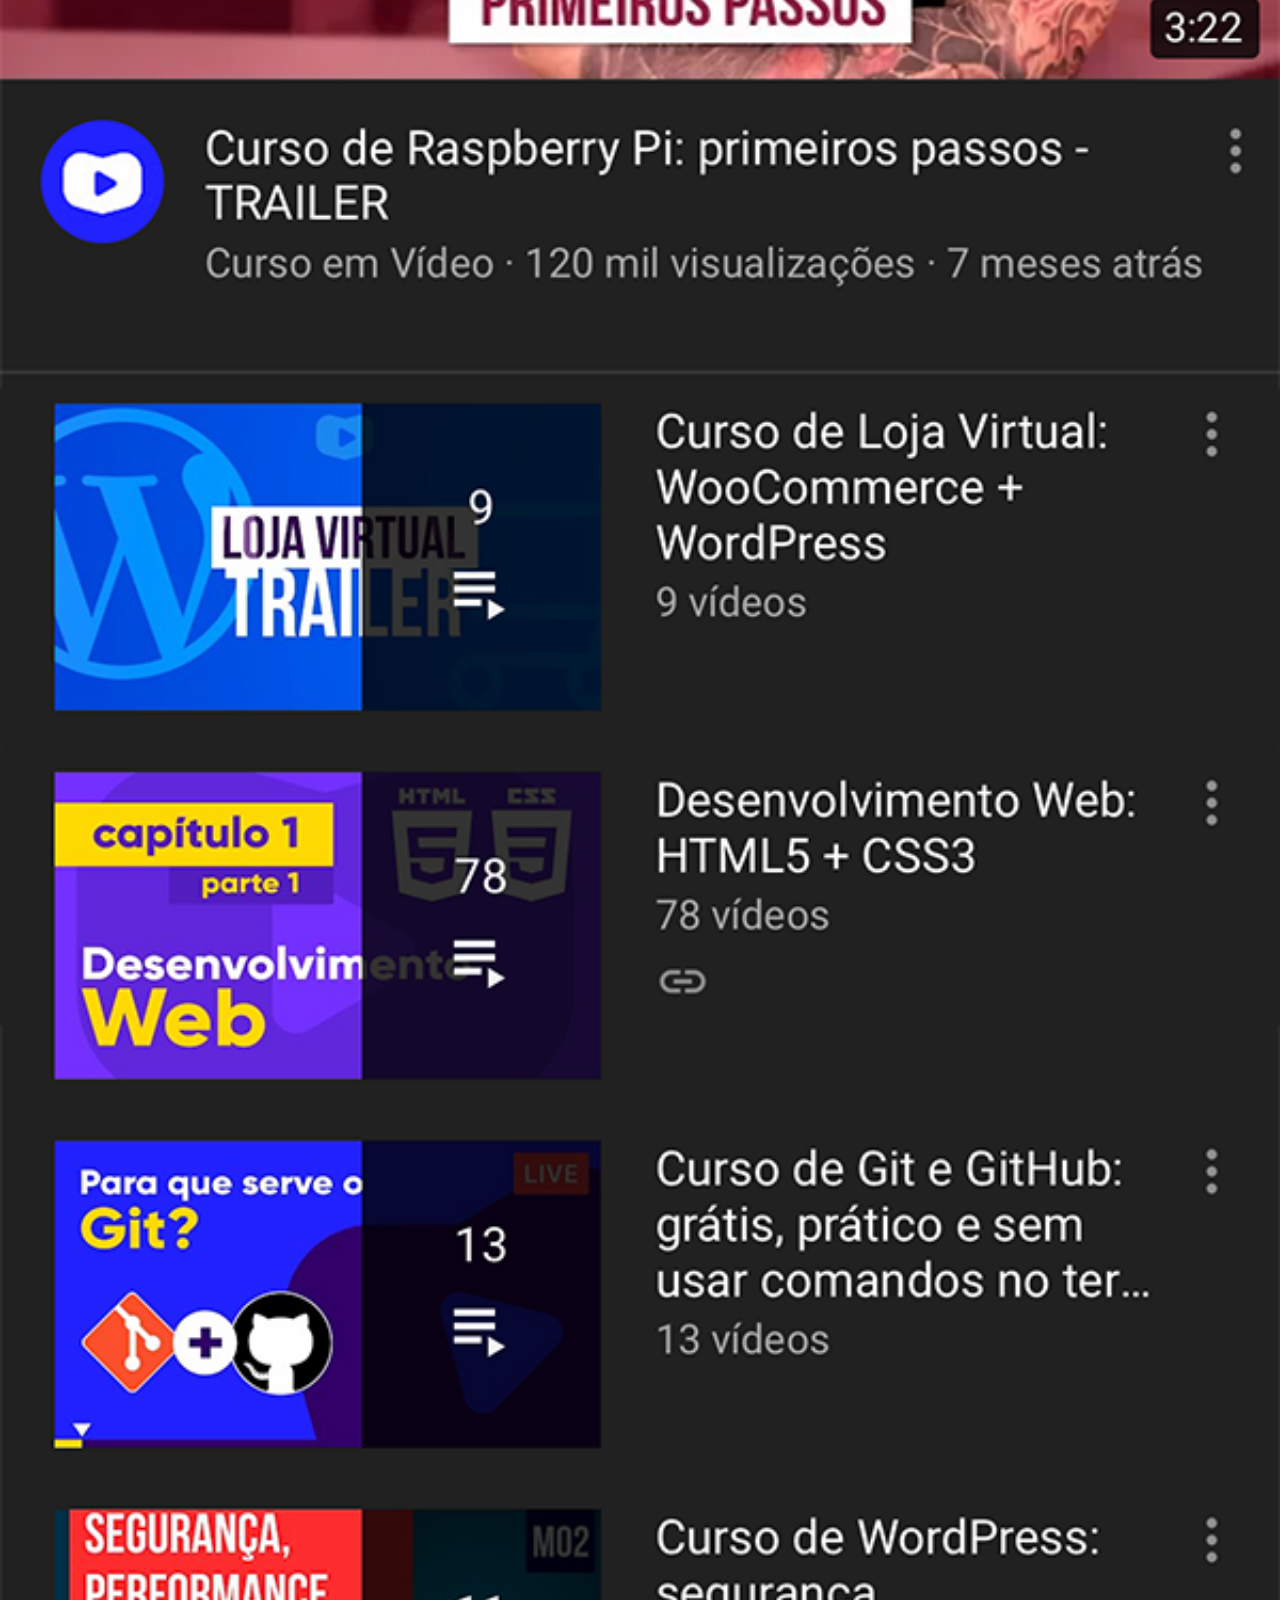
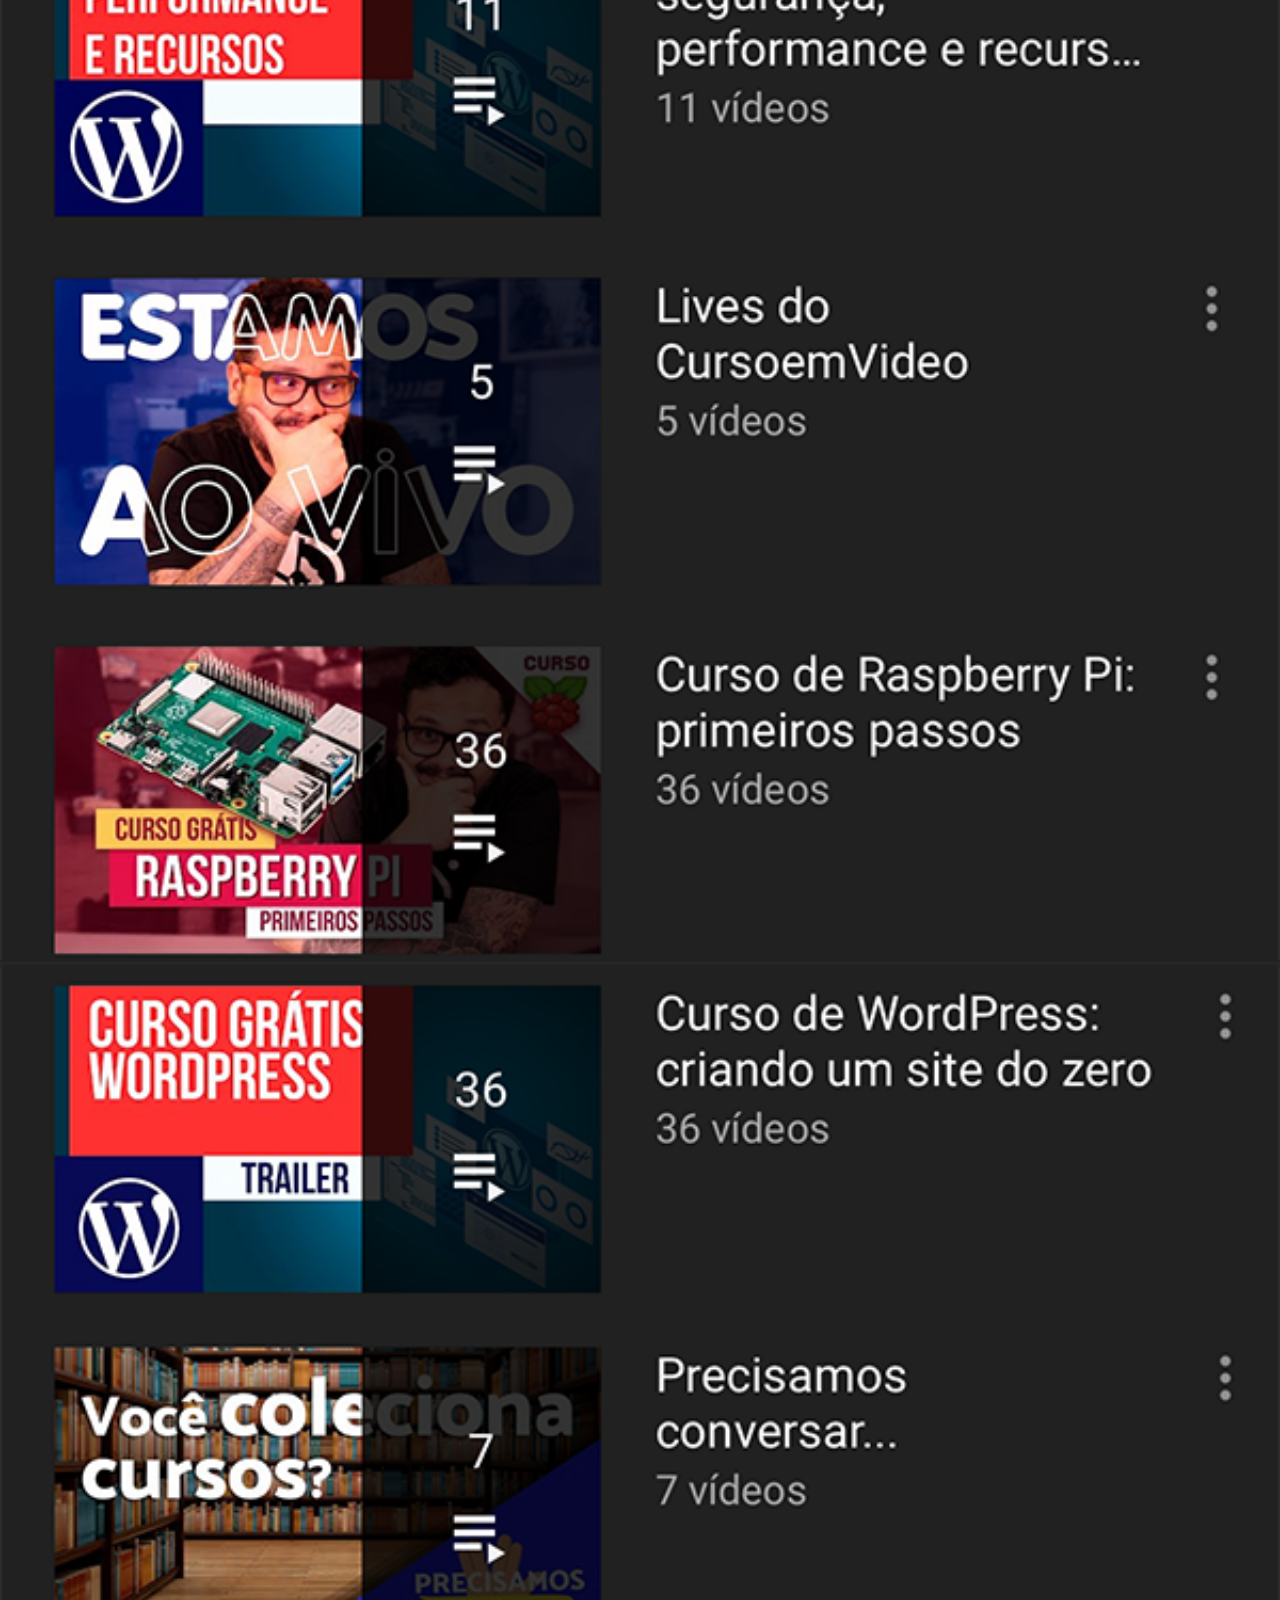
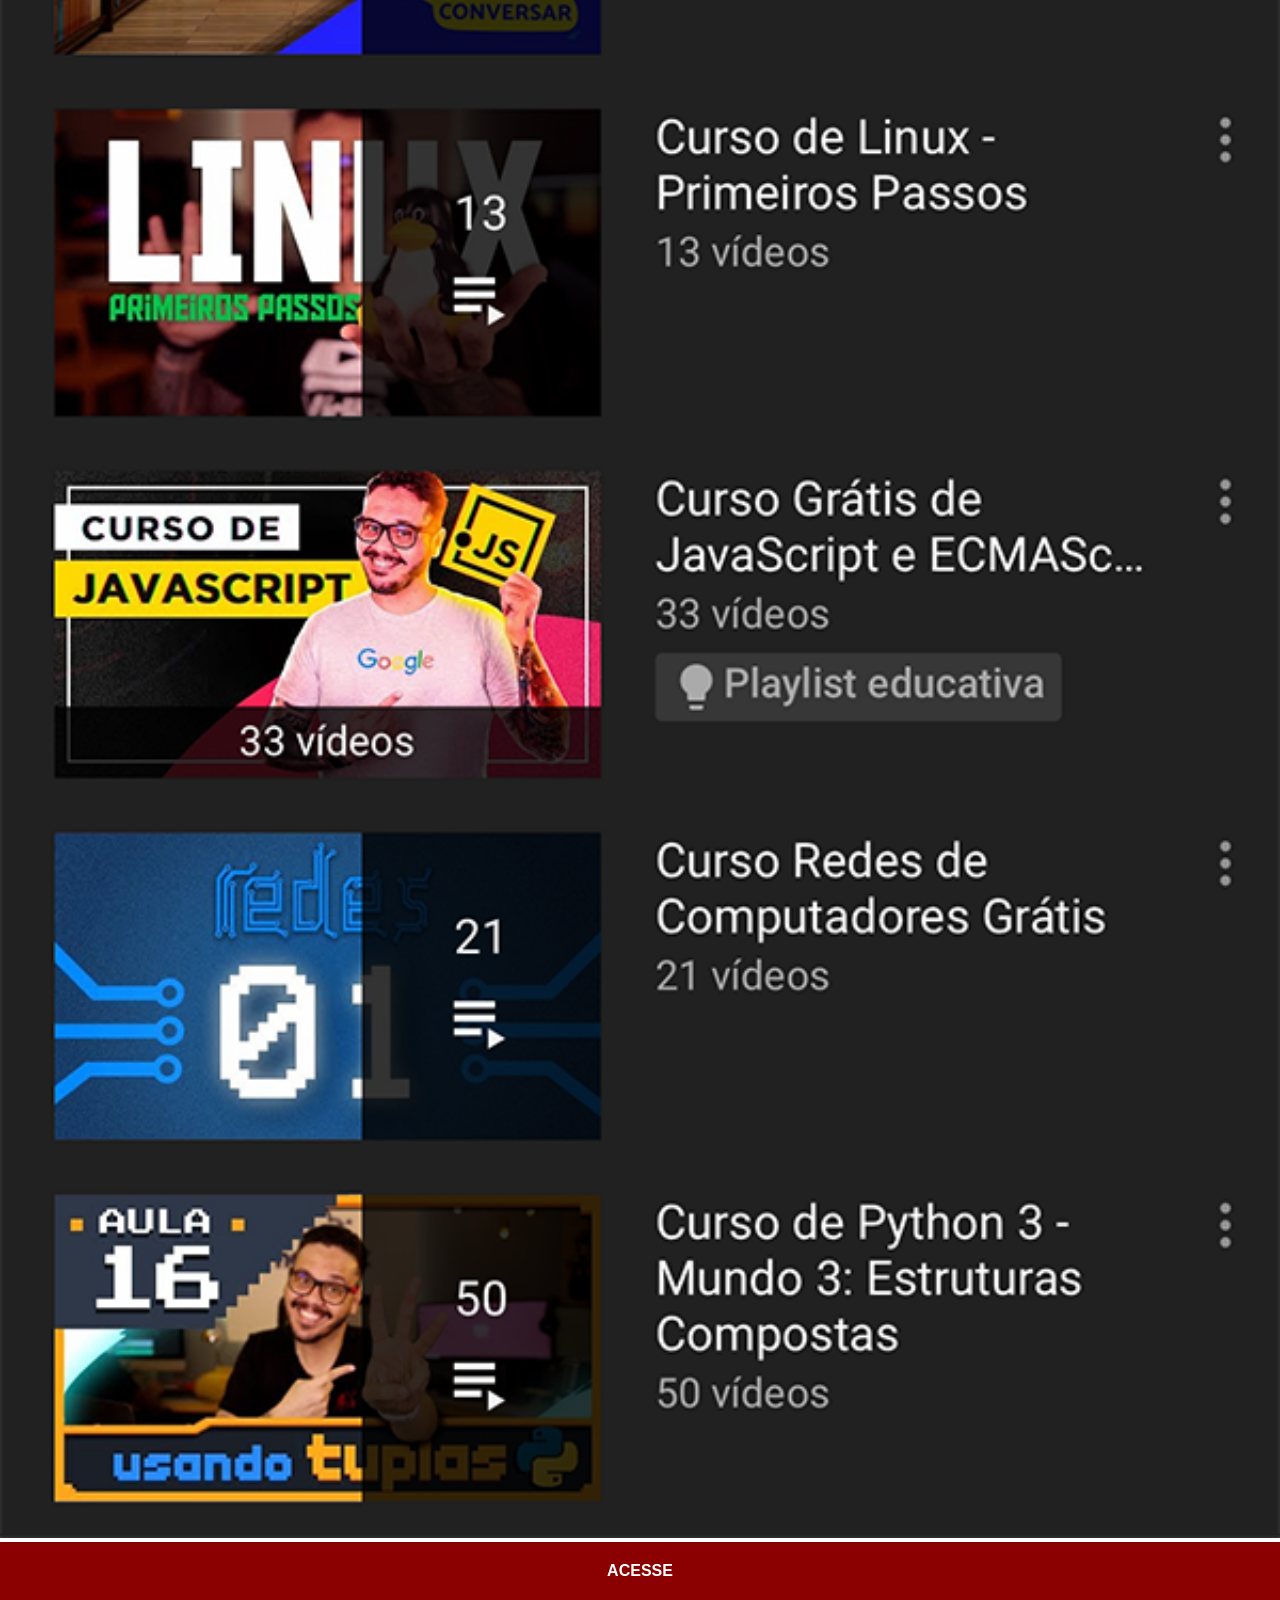
<file: youtube.html>
<!DOCTYPE html>
<html lang="pt-br">
<head>
    <meta charset="UTF-8">
    <meta name="viewport" content="width=device-width, initial-scale=1.0">
    <title>Youtube</title>
   <link rel="stylesheet" href="estilo/social.css">
</head>
<body>
    <img src="pacote-d013/pacote-d013/imagens/tela-youtube.png" alt="Youtube">
    <a href="https://www.youtube.com/@cursoemvideo/playlists" target="_blank">ACESSE</a>
</body>
</html>
</file>
<file: estilo/style.css>
@charset "UTF-8";

*{
    margin: 0px;
    padding: 0px;
    font-family: Arial, Helvetica, sans-serif;
}

html, body {
    height: 100vh;    
    width: 100vw;
    background-color: black;

}

body{
    background: url('../pacote-d013/pacote-d013/imagens/fundo-madeira.jpg') no-repeat top center;
    background-size: cover;
    background-attachment: fixed;
}

main {
    height: 100vh;
    position: relative;
}
#telefone{
    height: 627px;
    width: 311px;
    position: absolute;
    top: 50%;
    left: 50%;
    transform: translate(-50%, -50%);
    background: url('../pacote-d013/pacote-d013/imagens/frame-iphone.png') no-repeat;
}

#tela{
    position: relative;
    top: 80px;
    left: 21px;
    width: 267px;
    height: 472px;
}

#redes-sociais{
    text-align: right;
}

#redes-sociais img{
    width: 50px;
    margin: 10px;
    border-radius: 50%;
    box-shadow: 2px 2px 5px rgba(0, 0, 0, 0.493);
    box-sizing: border-box;
}
#redes-sociais img:hover{
    border: 2px solid rgba(255, 255, 255, 0.5);
    transform: translate(-3px, -3px);
    box-shadow: 5px 5px 10px rgba(0, 0, 0, 0.600);
    transition: transform .3s, border .4s;
}
</file>
<file: estilo/social.css>
@charset "UTF-8";

    *{
        margin: 0px;
        padding: 0px;
        font-family: Arial, Helvetica, sans-serif;
    }

    ::-webkit-scrollbar{
        width: 0px;
        height: 0px;
    }
    img{
        width: 100vw;
    }
    a{
        display: block;
        background-color: darkred;
        padding: 20px;
        text-align: center;
        font-weight: bolder;
        text-decoration: none;
        color: white;
    }
    a:hover{
        background-color: red;
    }
</file>
